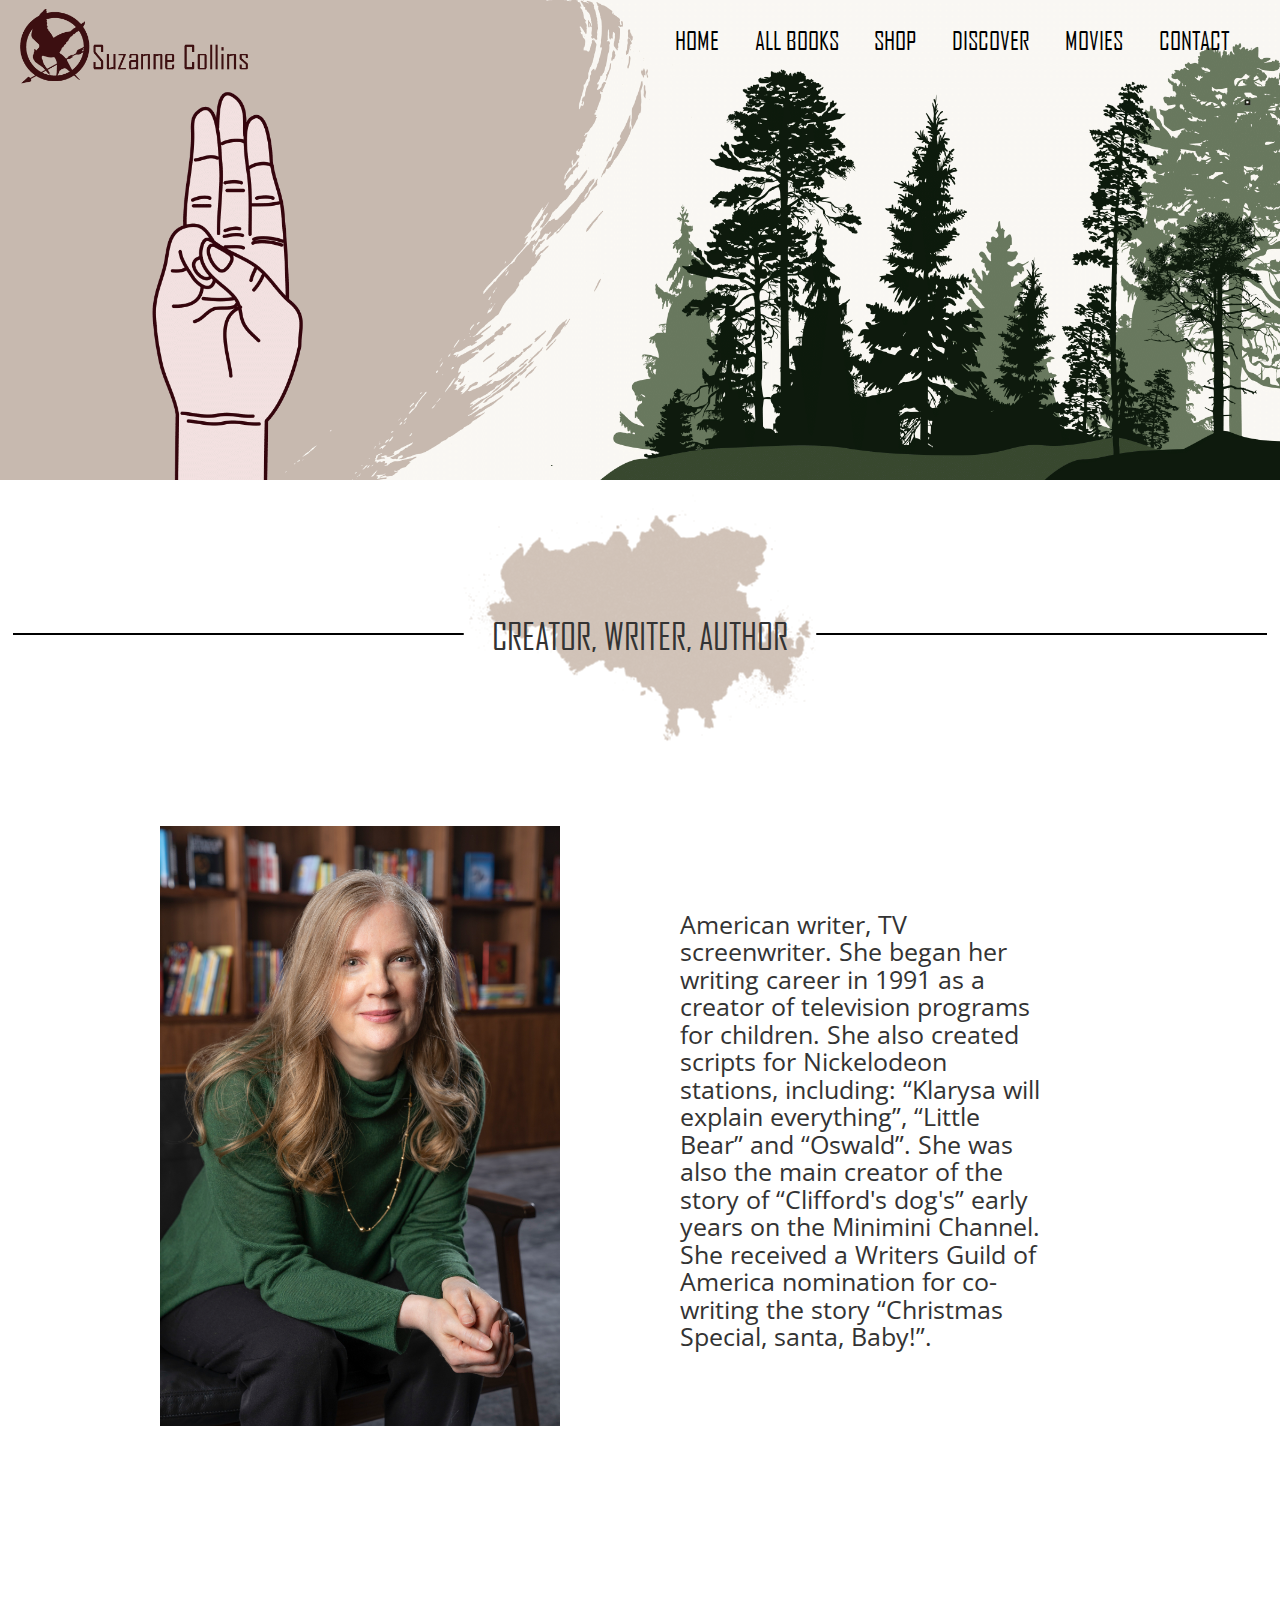
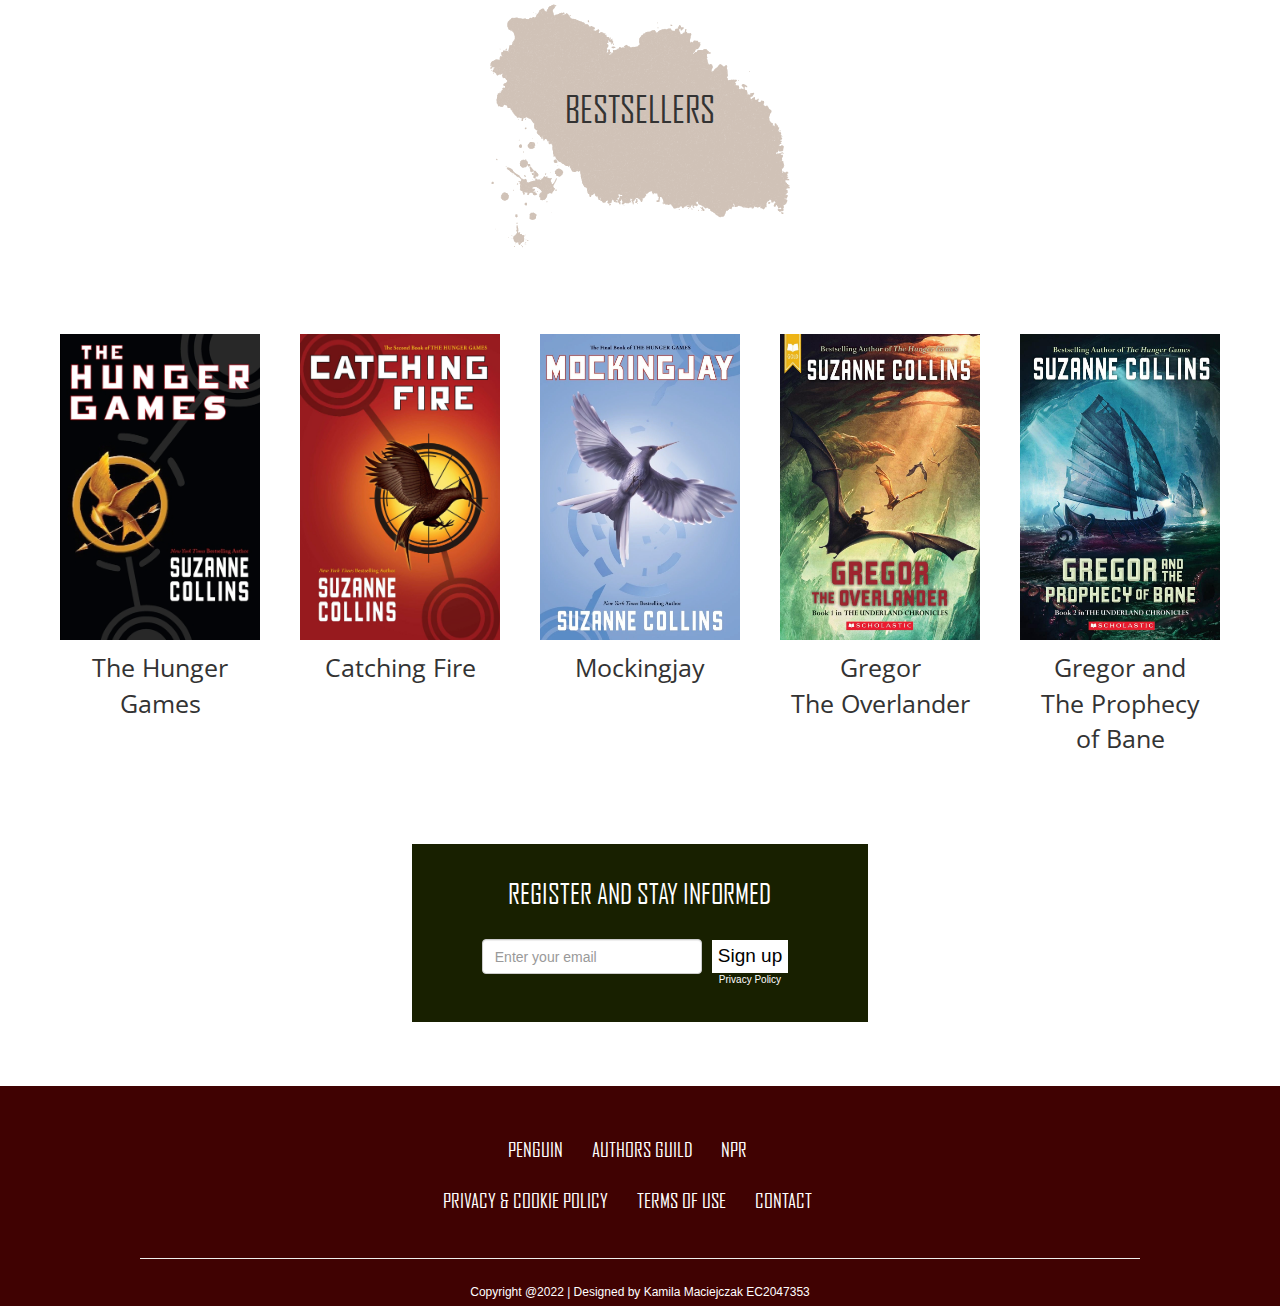
<file: index.html>
<!DOCTYPE html>
<html lang="en">
<head>
  <meta charset="UTF-8">
  <meta http-equiv="X-UA-Compatible" content="IE=edge">
  <meta name="author" content="Kamila Maciejczak EC2047353">
  <meta name="viewport" content="width=device-width, initial-scale=1.0">
  <title>Suzanne Collins</title>
  <link rel="stylesheet" href="style.css">
  <link rel="stylesheet" href="https://cdnjs.cloudflare.com/ajax/libs/font-awesome/4.7.0/css/font-awesome.min.css">
  <link href='https://maxcdn.bootstrapcdn.com/bootstrap/3.3.0/css/bootstrap.min.css' rel='stylesheet'>
  <script src="https://ajax.googleapis.com/ajax/libs/jquery/3.3.1/jquery.min.js"></script>
  <script src='https://cdnjs.cloudflare.com/ajax/libs/jquery/3.2.1/jquery.min.js'></script>
  <script src='https://cdn.jsdelivr.net/npm/popper.js@1.16.0/dist/umd/popper.min.js'></script>
  <script src='https://maxcdn.bootstrapcdn.com/bootstrap/3.3.0/js/bootstrap.min.js'></script>
</head>
<body>

  <header>
    <div id="navbar" class='my-navbar'>
      <div class='my-navbar-logo'>
        <a href="index.html" class="navbar-logo">
          <img id="logo" src="images/Logo.png" width="280" alt="Suzanne Collins">
        </a>
        <a class="burger" href="javascript:void(0);" onclick='toggleNav()'><i class="fa fa-bars"></i></a>
      </div>
      <div class='my-navbar-buttons'>
        <ul class='my-navbar-buttons-ul' id='my-navbar-buttons-ul'>
          <script> /* script allows to open dropdown menu in the screen size smaller than 920px, and while scroll down, dropdown menu you is toggles back up */
            const navbar = document.getElementById('my-navbar-buttons-ul');
            function toggleNav(){
              navbar.classList.toggle("active");
            }

            document.addEventListener("scroll", () => {
              navbar.classList.remove("active");
            })

          </script>
          <li>
            <a href="index.html">HOME</a>
          </li>
          <li>
            <a href="allbooks.html">ALL BOOKS</a>
          </li>
          <li class="nav-item dropdown">
            <a class="nav-link dropdown-toggle" href="#" id="navbarDropdown1" role="button" data-toggle="dropdown" aria-haspopup="true" aria-expanded="false">SHOP</a>
            <div class="dropdown-menu" aria-labelledby="navbarDropdown1">
              <a class="dropdown-item" target="_blank" href="https://www.booksamillion.com/search?filter=&id=8491904148913&query=Suzanne+Collins">BOOK-A-MILLION</a>
              <a class="dropdown-item" target="_blank" href="https://www.amazon.com/s?k=suzanne+collins&i=stripbooks-intl-ship&crid=2FN7IANCDQBPL&sprefix=suzanne+collins%2Cstripbooks-intl-ship%2C224&ref=nb_sb_ss_ts-doa-p_1_15">AMAZON</a>
              <a class="dropdown-item" target="_blank" href="https://www.scholastic.co.uk/search/search?utf8=%E2%9C%93&search%5Bsite%5D=corporate&search%5Bquery%5D=suzanne+collins&search%5Bregion%5D=uk&log=t">SCHOLASTIC</a>
              <a class="dropdown-item" target="_blank" href="https://www.penguinrandomhouseaudio.com/search/?q=suzanne+collins">LISTENING LIBRARY</a>
              <a class="dropdown-item" target="_blank" href="https://www.indiebound.org/search/book?keys=suzanne+collins">INDIE BOUND</a>
            </div>  
          </li>
          <li class="nav-item dropdown">
            <a class="nav-link dropdown-toggle" href="#" id="navbarDropdown2" role="button" data-toggle="dropdown" aria-haspopup="true" aria-expanded="false">DISCOVER</a>
            <div class="dropdown-menu" aria-labelledby="navbarDropdown2">
              <a class="dropdown-item" href="discover.html#SUZANNECOLLINS">SUZANNE COLLINS</a>
              <a class="dropdown-item" href="discover.html#THEHUNGERGAMES">THE HUNGER GAMES</a>
              <a class="dropdown-item" href="discover.html#THEUNDERLANDCHRONICLES">THE UNDERLAND CHRONICLES</a>
            </div>
          </li>
          <li>
            <a href="movies.html">MOVIES</a>
          </li>
          <li>
            <a href="contact.html">CONTACT</a>
          </li>
        </ul>
      </div>
    </div>
    <div class="main-picture">
      <img class="img-responsive" id="back-picture" src="images/MainPicture2.png" alt="Header Picture">
    </div>
  </header>

  <div class="home-content">
    <div class="header-author">
      <div class="splatter-text1">
        <img src="images/Splatter1.png" alt="Splatter1" class='splatter-image'>
        <h1 class="title1">CREATOR, WRITER, AUTHOR</h1>
        <hr class='break-line'>
      </div>
    </div>
  </div>

  <div class="main-author-container">
    <div class='main-author'>
      <div class="author-photo"> 
        <img src="images/Profile.jpg" alt="Suzanne Collins Photograph">
      </div>
      <div class="author-desc">
        <h2>American writer, TV screenwriter. She began 
          her writing career in 1991 as a creator of television 
          programs for children. She also created scripts for 
          Nickelodeon stations, including: “Klarysa will 
          explain everything”, “Little Bear” and “Oswald”. She 
          was also the main creator of the story of “Clifford's 
          dog's” early years on the Minimini Channel. She 
          received a Writers Guild of America nomination 
          for co-writing the story “Christmas Special, santa, 
          Baby!”.</h2>
      </div>
    </div>
  </div>

  <div class="splatter-text2"> 
    <img src="images/Splatter3.png" alt="Splatter2">
    <h1 class="title2">BESTSELLERS</h1>
  </div>

  <div class="books-select">
    <div class="book">
      <img src="images/TheHungerGames2.jpg" alt="The Hunger Games">
      <span class="caption">The Hunger<br>Games</span>
    </div>
    <div class="book">
      <img src="images/CatchingFire.jpg" alt="Catching Fire">
      <span class="caption">Catching Fire</span>
    </div>
    <div class="book">
      <img src="images/Mockingjay.jpg" alt="Mockingjay">
      <span class="caption">Mockingjay</span>
    </div>
    <div class="book">
      <img src="images/GregorTheOverlander.jpg" alt="Gregor The Overlander">
      <span class="caption">Gregor<br>The Overlander</span>
    </div>
    <div class="book">
      <img src="images/GregorProphecyofBane.jpg" alt="Gregor and The Prophecy of Bane">
      <span class="caption">Gregor and<br>The Prophecy<br>of Bane</span>
    </div>
  </div>

  <div class="newsletter">
    <div class="register">
      <div class="reg-title"><h3>REGISTER AND STAY INFORMED</h3></div>
      <form id="newsletter-form" class="newsletter-frm" name="signup" method="POST" data-netlify="true">
        <div class="group-form">
          <div class="news-form">
            <label for="email" aria-label="Email" class="visuallyhidden" >Email</label>
              <input name="email" title="Provide email for newsletter" type="text" value="" class="form-control form-control-lg" placeholder="Enter your email" id="email">
          </div>
          <div class="policy-button">
            <button type="submit">Sign up</button>
            <a class="policy" target="blank" href="https://www.privacypolicygenerator.info/live.php?token=9iriLsSddzYQo9Kr7aWpAJOGqQGmtf3W">Privacy Policy</a>
          </div>
        </div>
      </form>
    </div>
  </div>

  <footer>
    <div class="footer">
      <div class="support-links">
        <div class="links">
          <a target="blank" href="https://www.penguin.com/">PENGUIN</a>
          <a target="blank" href="https://www.authorsguild.org/">AUTHORS GUILD</a>
          <a target="blank" href="https://www.npr.org/2020/05/19/858059553/the-ballad-of-songbirds-and-snakes-is-a-lackluster-prequel-to-the-hunger-games">NPR</a>
        </div>
      </div>
      <div class="legal-links">
        <div class="links">
          <a target="blank" href="https://www.privacypolicygenerator.info/live.php?token=9iriLsSddzYQo9Kr7aWpAJOGqQGmtf3W">PRIVACY & COOKIE POLICY</a>
          <a target="blank" href="https://www.termsandconditionsgenerator.com/live.php?token=mxzLtYnW6wZmAhceKQeQLOtnihBbTjW3">TERMS OF USE</a>
          <a href="contact.html">CONTACT</a>
        </div>
      </div>
      <hr class="break-line2">
      <div class="copyright">
        <p class="text-center">Copyright @2022 | Designed by Kamila Maciejczak EC2047353</p>
      </div>
    </div>
  </footer>
  
</body>
</html>
</file>
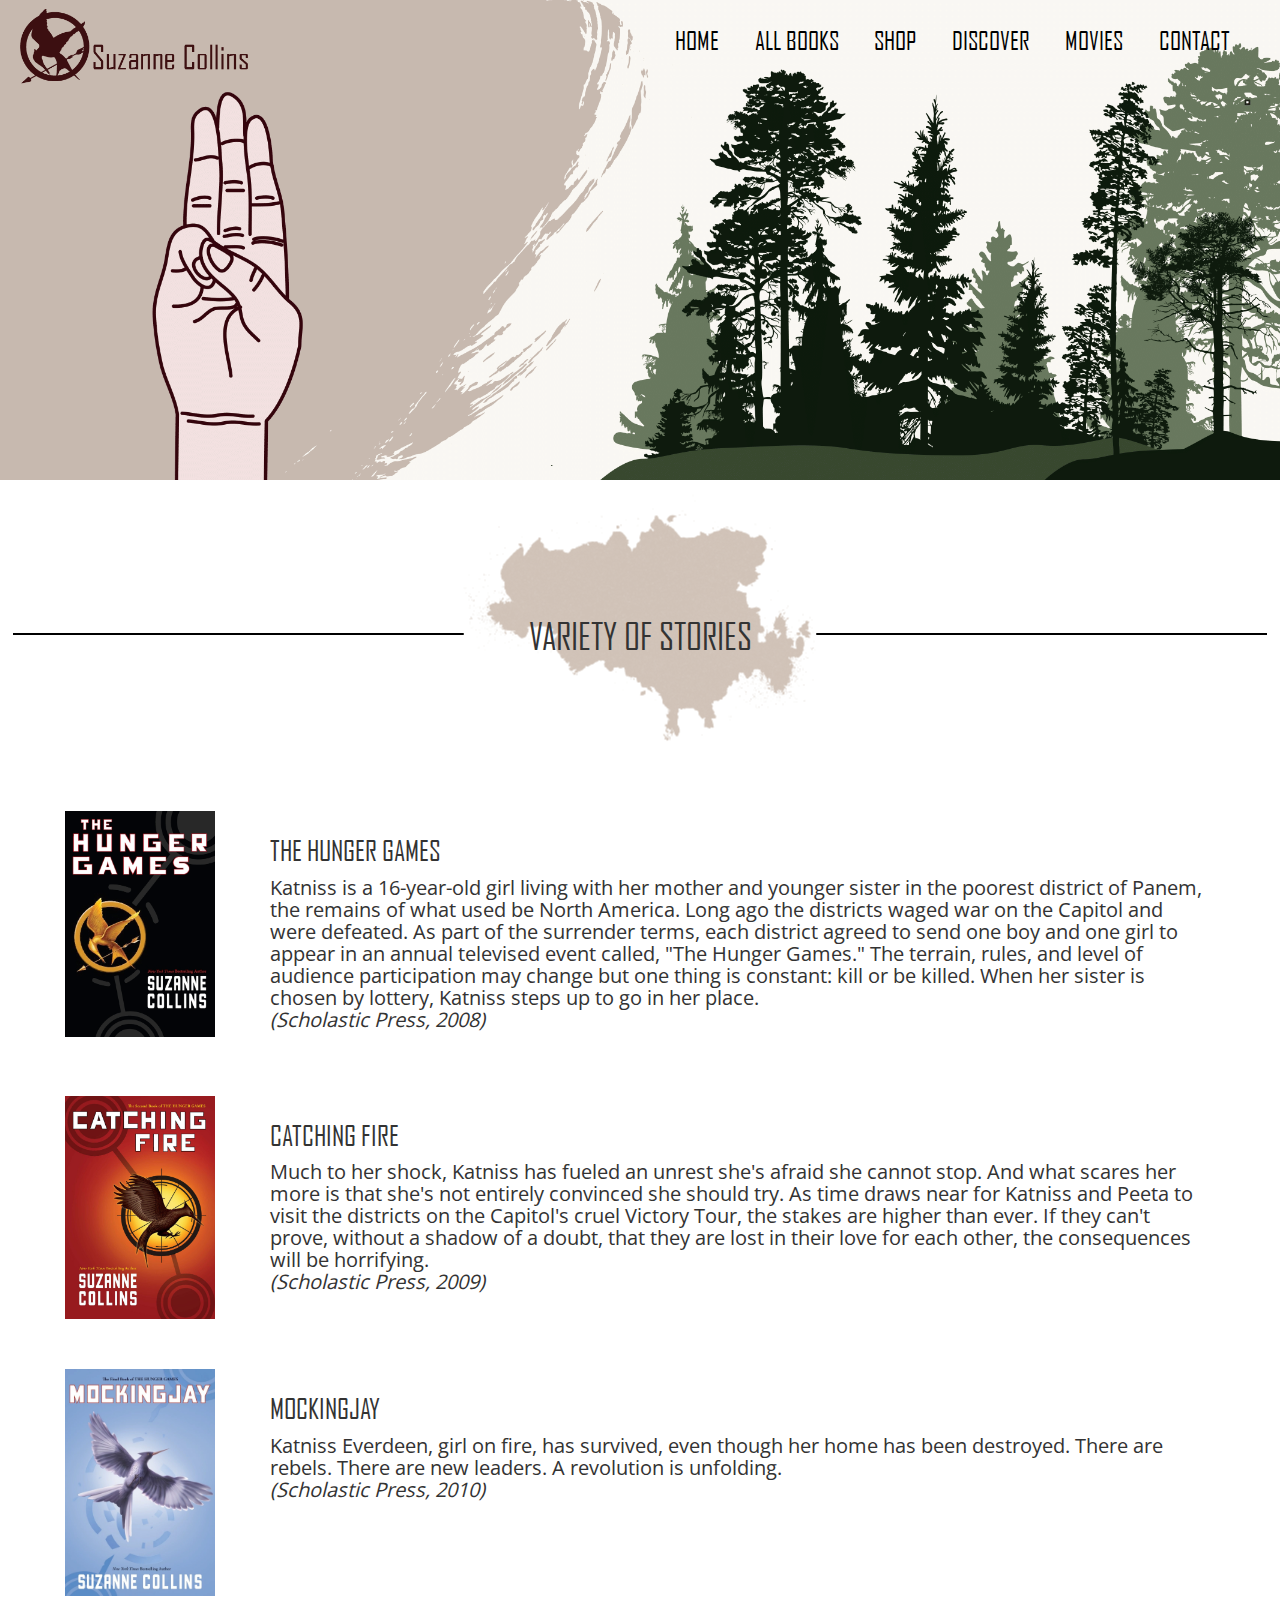
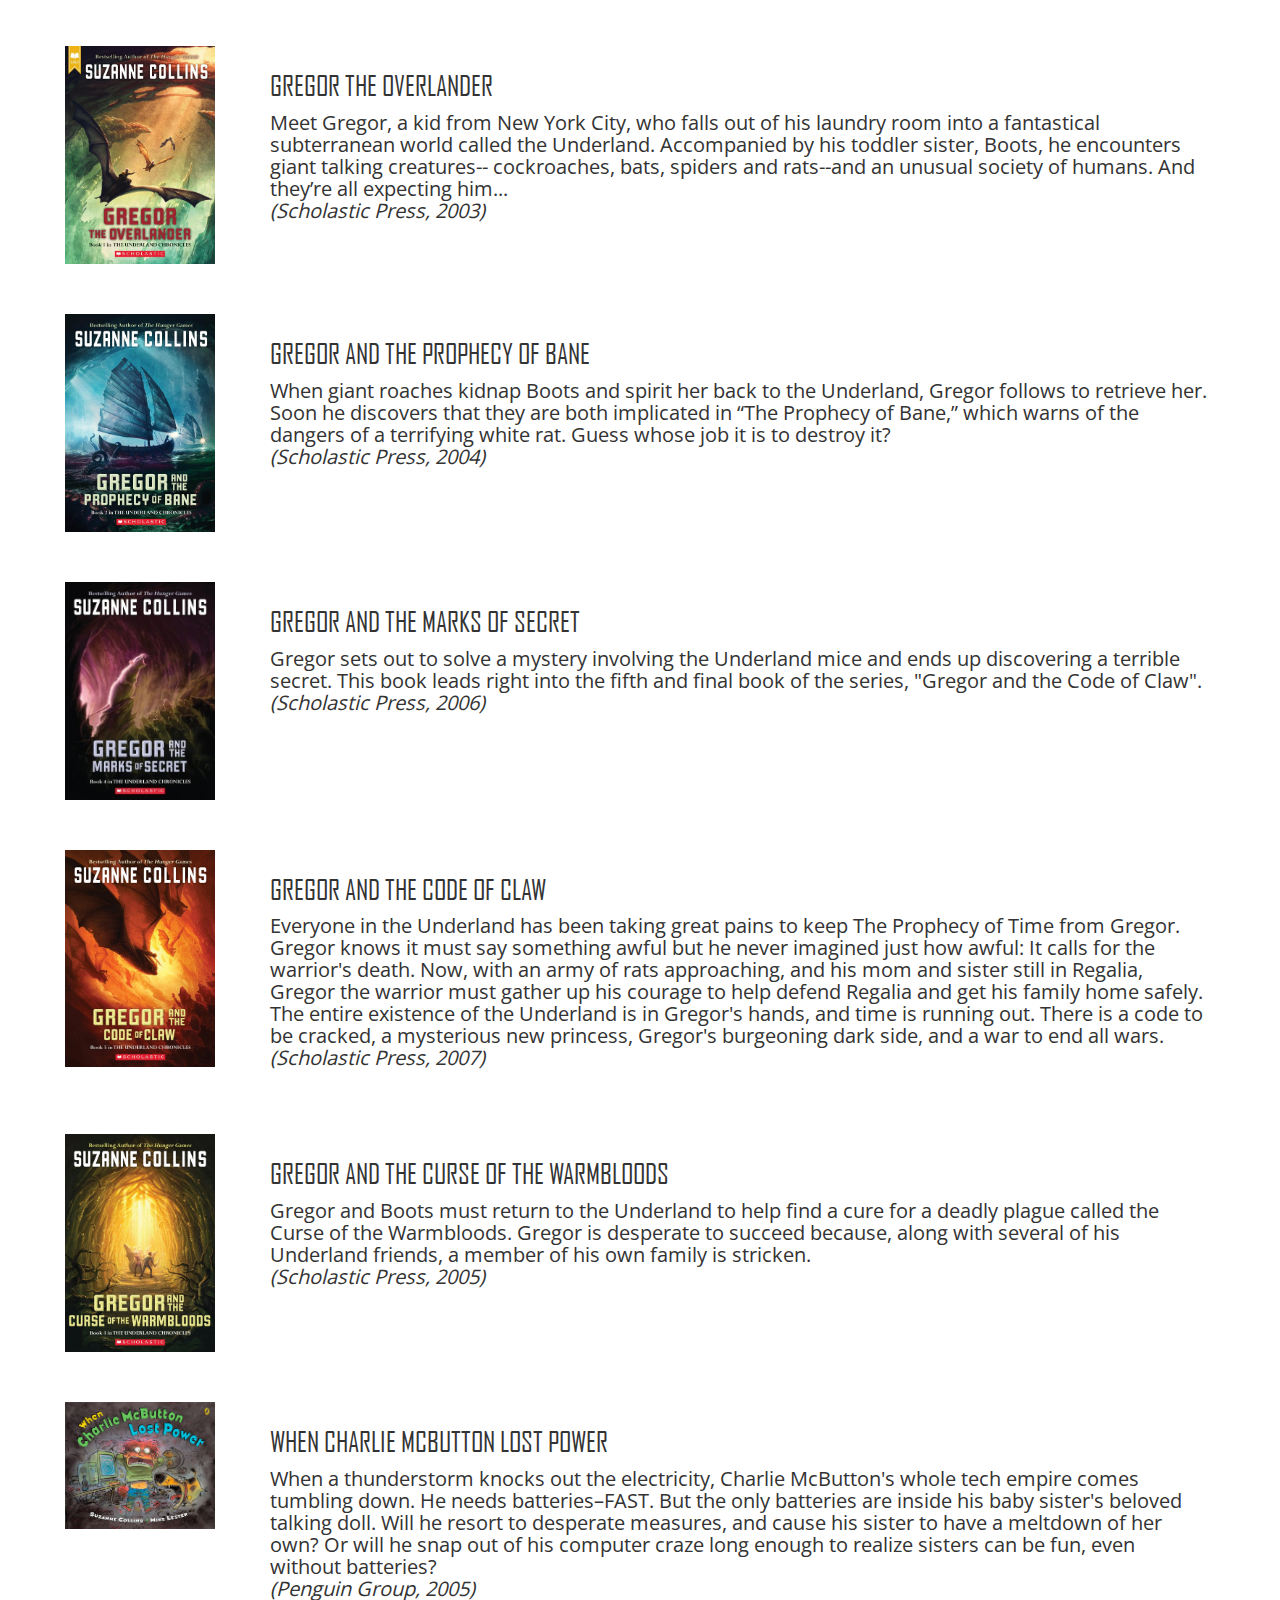
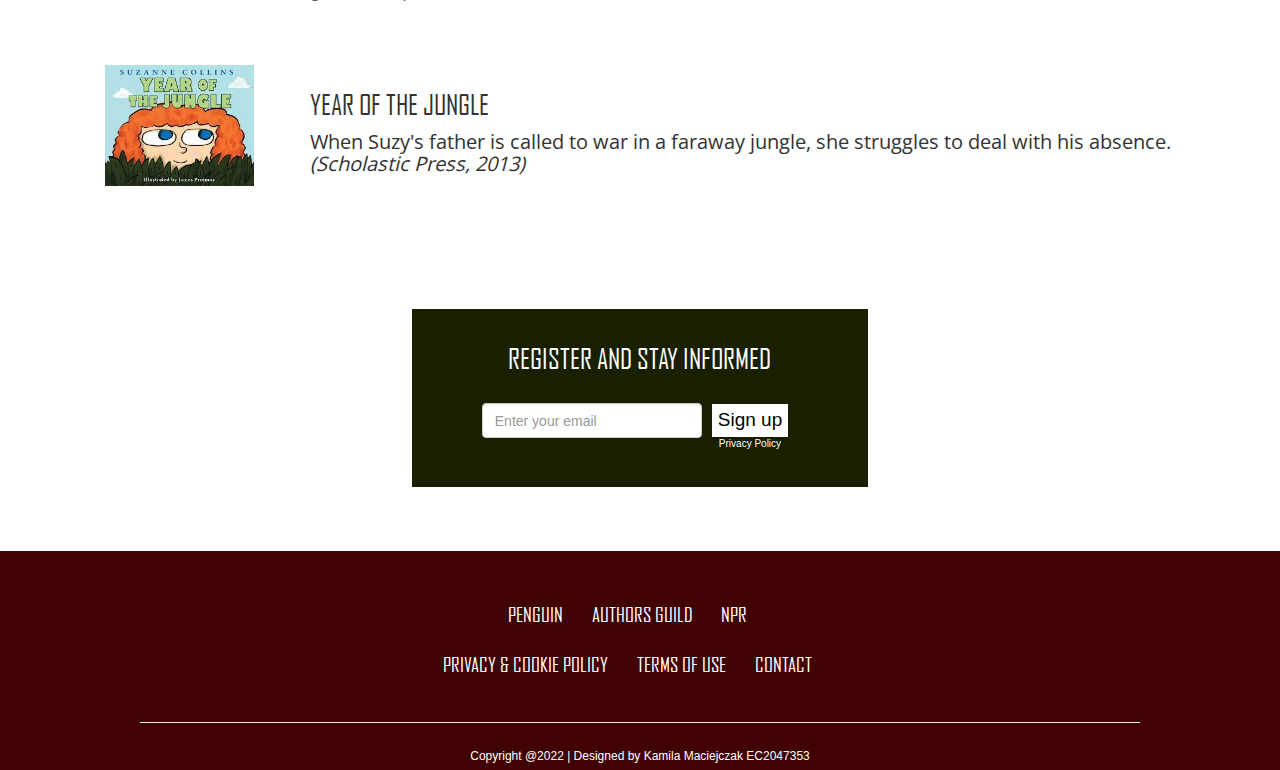
<file: allbooks.html>
<!DOCTYPE html>
<html lang="en">
<head>
  <meta charset="UTF-8">
  <meta http-equiv="X-UA-Compatible" content="IE=edge">
  <meta name="author" content="Kamila Maciejczak EC2047353">
  <meta name="viewport" content="width=device-width, initial-scale=1.0">
  <title>Suzanne Collins</title>
  <link rel="stylesheet" href="style.css">
  <link rel="stylesheet" href="https://cdnjs.cloudflare.com/ajax/libs/font-awesome/4.7.0/css/font-awesome.min.css">
  <link href='https://maxcdn.bootstrapcdn.com/bootstrap/3.3.0/css/bootstrap.min.css' rel='stylesheet'>
  <script src="https://ajax.googleapis.com/ajax/libs/jquery/3.3.1/jquery.min.js"></script>
  <script src='https://cdnjs.cloudflare.com/ajax/libs/jquery/3.2.1/jquery.min.js'></script>
  <script src='https://cdn.jsdelivr.net/npm/popper.js@1.16.0/dist/umd/popper.min.js'></script>
  <script src='https://maxcdn.bootstrapcdn.com/bootstrap/3.3.0/js/bootstrap.min.js'></script>
</head>
<body>

  <header>
    <div id="navbar" class='my-navbar'>
      <div class='my-navbar-logo'>
        <a href="index.html" class="navbar-logo">
          <img id="logo" src="images/Logo.png" width="280" alt="Suzanne Collins">
        </a>
        <a class="burger" href="javascript:void(0);" onclick='toggleNav()'><i class="fa fa-bars"></i></a>
      </div>
      <div class='my-navbar-buttons'>
        <ul class='my-navbar-buttons-ul' id='my-navbar-buttons-ul'>
          <script> /* script allows to open dropdown menu in the screen size smaller than 920px, and while scroll down, dropdown menu you is toggles back up */
            const navbar = document.getElementById('my-navbar-buttons-ul');
            function toggleNav(){
              navbar.classList.toggle("active");
            }

            document.addEventListener("scroll", () => {
              navbar.classList.remove("active");
            })

          </script>
          <li>
            <a href="index.html">HOME</a>
          </li>
          <li>
            <a href="allbooks.html">ALL BOOKS</a>
          </li>
          <li class="nav-item dropdown">
            <a class="nav-link dropdown-toggle" href="#" id="navbarDropdown1" role="button" data-toggle="dropdown" aria-haspopup="true" aria-expanded="false">SHOP</a>
            <div class="dropdown-menu" aria-labelledby="navbarDropdown1">
              <a class="dropdown-item" target="_blank" href="https://www.booksamillion.com/search?filter=&id=8491904148913&query=Suzanne+Collins">BOOK-A-MILLION</a>
              <a class="dropdown-item" target="_blank" href="https://www.amazon.com/s?k=suzanne+collins&i=stripbooks-intl-ship&crid=2FN7IANCDQBPL&sprefix=suzanne+collins%2Cstripbooks-intl-ship%2C224&ref=nb_sb_ss_ts-doa-p_1_15">AMAZON</a>
              <a class="dropdown-item" target="_blank" href="https://www.scholastic.co.uk/search/search?utf8=%E2%9C%93&search%5Bsite%5D=corporate&search%5Bquery%5D=suzanne+collins&search%5Bregion%5D=uk&log=t">SCHOLASTIC</a>
              <a class="dropdown-item" target="_blank" href="https://www.penguinrandomhouseaudio.com/search/?q=suzanne+collins">LISTENING LIBRARY</a>
              <a class="dropdown-item" target="_blank" href="https://www.indiebound.org/search/book?keys=suzanne+collins">INDIE BOUND</a>
            </div>  
          </li>
          <li class="nav-item dropdown">
            <a class="nav-link dropdown-toggle" href="#" id="navbarDropdown2" role="button" data-toggle="dropdown" aria-haspopup="true" aria-expanded="false">DISCOVER</a>
            <div class="dropdown-menu" aria-labelledby="navbarDropdown2">
              <a class="dropdown-item" href="discover.html#SUZANNECOLLINS">SUZANNE COLLINS</a>
              <a class="dropdown-item" href="discover.html#THEHUNGERGAMES">THE HUNGER GAMES</a>
              <a class="dropdown-item" href="discover.html#THEUNDERLANDCHRONICLES">THE UNDERLAND CHRONICLES</a>
            </div>
          </li>
          <li>
            <a href="movies.html">MOVIES</a>
          </li>
          <li>
            <a href="contact.html">CONTACT</a>
          </li>
        </ul>
      </div>
    </div>
    <div class="main-picture">
      <img class="img-responsive" id="back-picture" src="images/MainPicture2.png" alt="Header Picture">
    </div>
  </header>

  <div class="home-content">
    <div class="header-author">
      <div class="splatter-text1">
        <img src="images/Splatter1.png" alt="Splatter1" class='splatter-image'>
        <h1 class="title1">VARIETY OF STORIES</h1>
        <hr class='break-line'>
      </div>
    </div>
  </div>

  <div class="book-container">
    <div class="snd-book-container">
      <div class="book-variety">
          <div class="book-photo">
            <img src="images/TheHungerGames2.jpg" alt="The Hunger Games">
          </div>
          <div class="book-set">
            <div class="book-title">
              <h3>THE HUNGER GAMES</h3>
            </div>
            <div class="book-desc">
              <h4>Katniss is a 16-year-old girl living with her mother and younger 
                sister in the poorest district of Panem, the remains of what used 
                be North America. Long ago the districts waged war on the Capitol 
                and were defeated. As part of the surrender terms, each district 
                agreed to send one boy and one girl to appear in an annual televised 
                event called, "The Hunger Games." The terrain, rules, and level of 
                audience participation may change but one thing is constant: kill or 
                be killed. When her sister is chosen by lottery, Katniss steps up to 
                go in her place.<br><em>(Scholastic Press, 2008)</em></h4>
            </div>
          </div>
      </div>
      <div class="book-variety">
          <div class="book-photo">
            <img src="images/CatchingFire.jpg" alt="Catching Fire">
          </div>
          <div class="book-set">
            <div class="book-title">
              <h3>CATCHING FIRE</h3>
            </div>
            <div class="book-desc">
              <h4>Much to her shock, Katniss has fueled an unrest she's afraid she cannot 
                stop. And what scares her more is that she's not entirely convinced she 
                should try. As time draws near for Katniss and Peeta to visit the districts 
                on the Capitol's cruel Victory Tour, the stakes are higher than ever. If 
                they can't prove, without a shadow of a doubt, that they are lost in their 
                love for each other, the consequences will be horrifying.<br><em>(Scholastic Press, 
                2009)</em></h4>
            </div>
          </div>
      </div>
      <div class="book-variety">
          <div class="book-photo">
              <img src="images/Mockingjay.jpg" alt="Mockingjay">
          </div>
          <div class="book-set">
            <div class="book-title">
              <h3>MOCKINGJAY</h3>
            </div>
            <div class="book-desc">
              <h4>Katniss Everdeen, girl on fire, has survived, even though her home has been 
                destroyed. There are rebels. There are new leaders. A revolution is unfolding.
                <br><em>(Scholastic Press, 2010)</em></h4>
            </div>
          </div>
      </div>
      <div class="book-variety">
          <div class="book-photo">
              <img src="images/GregorTheOverlander.jpg" alt="Gregor The Overlander">
          </div>
          <div class="book-set">
            <div class="book-title">
              <h3>GREGOR THE OVERLANDER</h3>
            </div>
            <div class="book-desc">
              <h4>Meet Gregor, a kid from New York City, who falls out of his laundry room into 
                a fantastical subterranean world called the Underland. Accompanied by his toddler 
                sister, Boots, he encounters giant talking creatures-- cockroaches, bats, spiders 
                and rats--and an unusual society of humans. And they’re all expecting him...<br><em>(Scholastic 
                Press, 2003)</em></h4>
            </div>
          </div>
      </div>
      <div class="book-variety">
          <div class="book-photo">
              <img src="images/GregorProphecyofBane.jpg" alt="Gregor and the Prophecy of Bane">
          </div>
          <div class="book-set">
            <div class="book-title">
              <h3>GREGOR AND THE PROPHECY OF BANE</h3>
            </div>
            <div class="book-desc">
              <h4>When giant roaches kidnap Boots and spirit her back to the Underland, Gregor 
                follows to retrieve her. Soon he discovers that they are both implicated in “The 
                Prophecy of Bane,” which warns of the dangers of a terrifying white rat. Guess 
                whose job it is to destroy it?<br><em>(Scholastic Press, 2004)</em></h4>
            </div>
          </div>
      </div>
      <div class="book-variety">
          <div class="book-photo">
              <img src="images/GregorMarksofSecret.jpg" alt="Gregor and The Marks of Secret">
          </div>
          <div class="book-set">
            <div class="book-title">
              <h3>GREGOR AND THE MARKS OF SECRET</h3>
            </div>
            <div class="book-desc">
              <h4>Gregor sets out to solve a mystery involving the Underland mice and ends up 
                discovering a terrible secret. This book leads right into the fifth and final 
                book of the series, "Gregor and the Code of Claw".<br><em>(Scholastic Press, 2006)</em></h4>
            </div>
          </div>
      </div>
      <div class="book-variety">
          <div class="book-photo">
              <img src="images/GregorCodeofClaw.jpg" alt="Gregor and the Code of Claw">
          </div>
          <div class="book-set">
            <div class="book-title">
              <h3>GREGOR AND THE CODE OF CLAW</h3>
            </div>
            <div class="book-desc">
              <h4>Everyone in the Underland has been taking great pains to keep The Prophecy 
                of Time from Gregor. Gregor knows it must say something awful but he never imagined 
                just how awful: It calls for the warrior's death. Now, with an army of rats 
                approaching, and his mom and sister still in Regalia, Gregor the warrior must gather 
                up his courage to help defend Regalia and get his family home safely. The entire 
                existence of the Underland is in Gregor's hands, and time is running out. There is a 
                code to be cracked, a mysterious new princess, Gregor's burgeoning dark side, and a 
                war to end all wars.<br><em>(Scholastic Press, 2007)</em></h4>
            </div>
          </div>
      </div>
      <div class="book-variety">
          <div class="book-photo">
              <img src="images/GregorCurseofWarmbloods.jpg" alt="Gregor and the Curse of The warmbloods">
          </div>
          <div class="book-set">
            <div class="book-title">
              <h3>GREGOR AND THE CURSE OF THE WARMBLOODS</h3>
            </div>
            <div class="book-desc">
              <h4>Gregor and Boots must return to the Underland to help find a cure for a deadly 
                plague called the Curse of the Warmbloods. Gregor is desperate to succeed because, 
                along with several of his Underland friends, a member of his own family is stricken. 
                <br><em>(Scholastic Press, 2005)</em></h4>
            </div>
          </div>
      </div>
      <div class="book-variety">
          <div class="book-photo">
              <img src="images/CharlieMcButton.jpg" alt="When Charlie McButton lost power">
          </div>
          <div class="book-set">
            <div class="book-title">
              <h3>WHEN CHARLIE MCBUTTON LOST POWER</h3>
            </div>
            <div class="book-desc">
              <h4>When a thunderstorm knocks out the electricity, Charlie McButton's whole tech empire 
                comes tumbling down. He needs batteries–FAST. But the only batteries are inside his baby 
                sister's beloved talking doll. Will he resort to desperate measures, and cause his sister 
                to have a meltdown of her own? Or will he snap out of his computer craze long enough to 
                realize sisters can be fun, even without batteries?<br><em>(Penguin Group, 2005)</em></h4>
            </div>
          </div>
      </div>
      <div class="book-variety">
          <div class="book-photo">
              <img src="images/YearoftheJungle.jpg" alt="Year of the Jungle">
          </div>
          <div class="book-set">
            <div class="book-title">
              <h3>YEAR OF THE JUNGLE</h3>
            </div>
            <div class="book-desc">
              <h4>When Suzy's father is called to war in a faraway jungle, she struggles to deal with his 
                absence.<br><em>(Scholastic Press, 2013)</em></h4>
            </div>
          </div>
      </div>
    </div>
  </div>

  <div class="newsletter">
    <div class="register">
      <div class="reg-title">
        <h3>REGISTER AND STAY INFORMED</h3>
      </div>
      <form id="newsletter-form" class="newsletter-frm" name="signup" method="POST" data-netlify="true">
        <div class="group-form">
          <div class="news-form">
            <label for="email" aria-label="Email" class="visuallyhidden" >Email</label>
              <input name="email" title="Provide email for newsletter" type="text" value="" class="form-control form-control-lg" placeholder="Enter your email" id="email">
          </div>
          <div class="policy-button">
            <button type="submit">Sign up</button>
            <a class="policy" target="blank" href="https://www.privacypolicygenerator.info/live.php?token=9iriLsSddzYQo9Kr7aWpAJOGqQGmtf3W">Privacy Policy</a>
          </div>
        </div>
      </form>
    </div>
  </div>

  <footer>
    <div class="footer">
      <div class="support-links">
        <div class="links">
          <a target="blank" href="https://www.penguin.com/">PENGUIN</a>
          <a target="blank" href="https://www.authorsguild.org/">AUTHORS GUILD</a>
          <a target="blank" href="https://www.npr.org/2020/05/19/858059553/the-ballad-of-songbirds-and-snakes-is-a-lackluster-prequel-to-the-hunger-games">NPR</a>
        </div>
      </div>
      <div class="legal-links">
        <div class="links">
          <a target="blank" href="https://www.privacypolicygenerator.info/live.php?token=9iriLsSddzYQo9Kr7aWpAJOGqQGmtf3W">PRIVACY & COOKIE POLICY</a>
          <a target="blank" href="https://www.termsandconditionsgenerator.com/live.php?token=mxzLtYnW6wZmAhceKQeQLOtnihBbTjW3">TERMS OF USE</a>
          <a href="contact.html">CONTACT</a>
        </div>
      </div>
      <hr class="break-line2">
      <div class="copyright">
        <p class="text-center">Copyright @2022 | Designed by Kamila Maciejczak EC2047353</p>
      </div>
    </div>
  </footer>
  
</body>
</html>
</file>
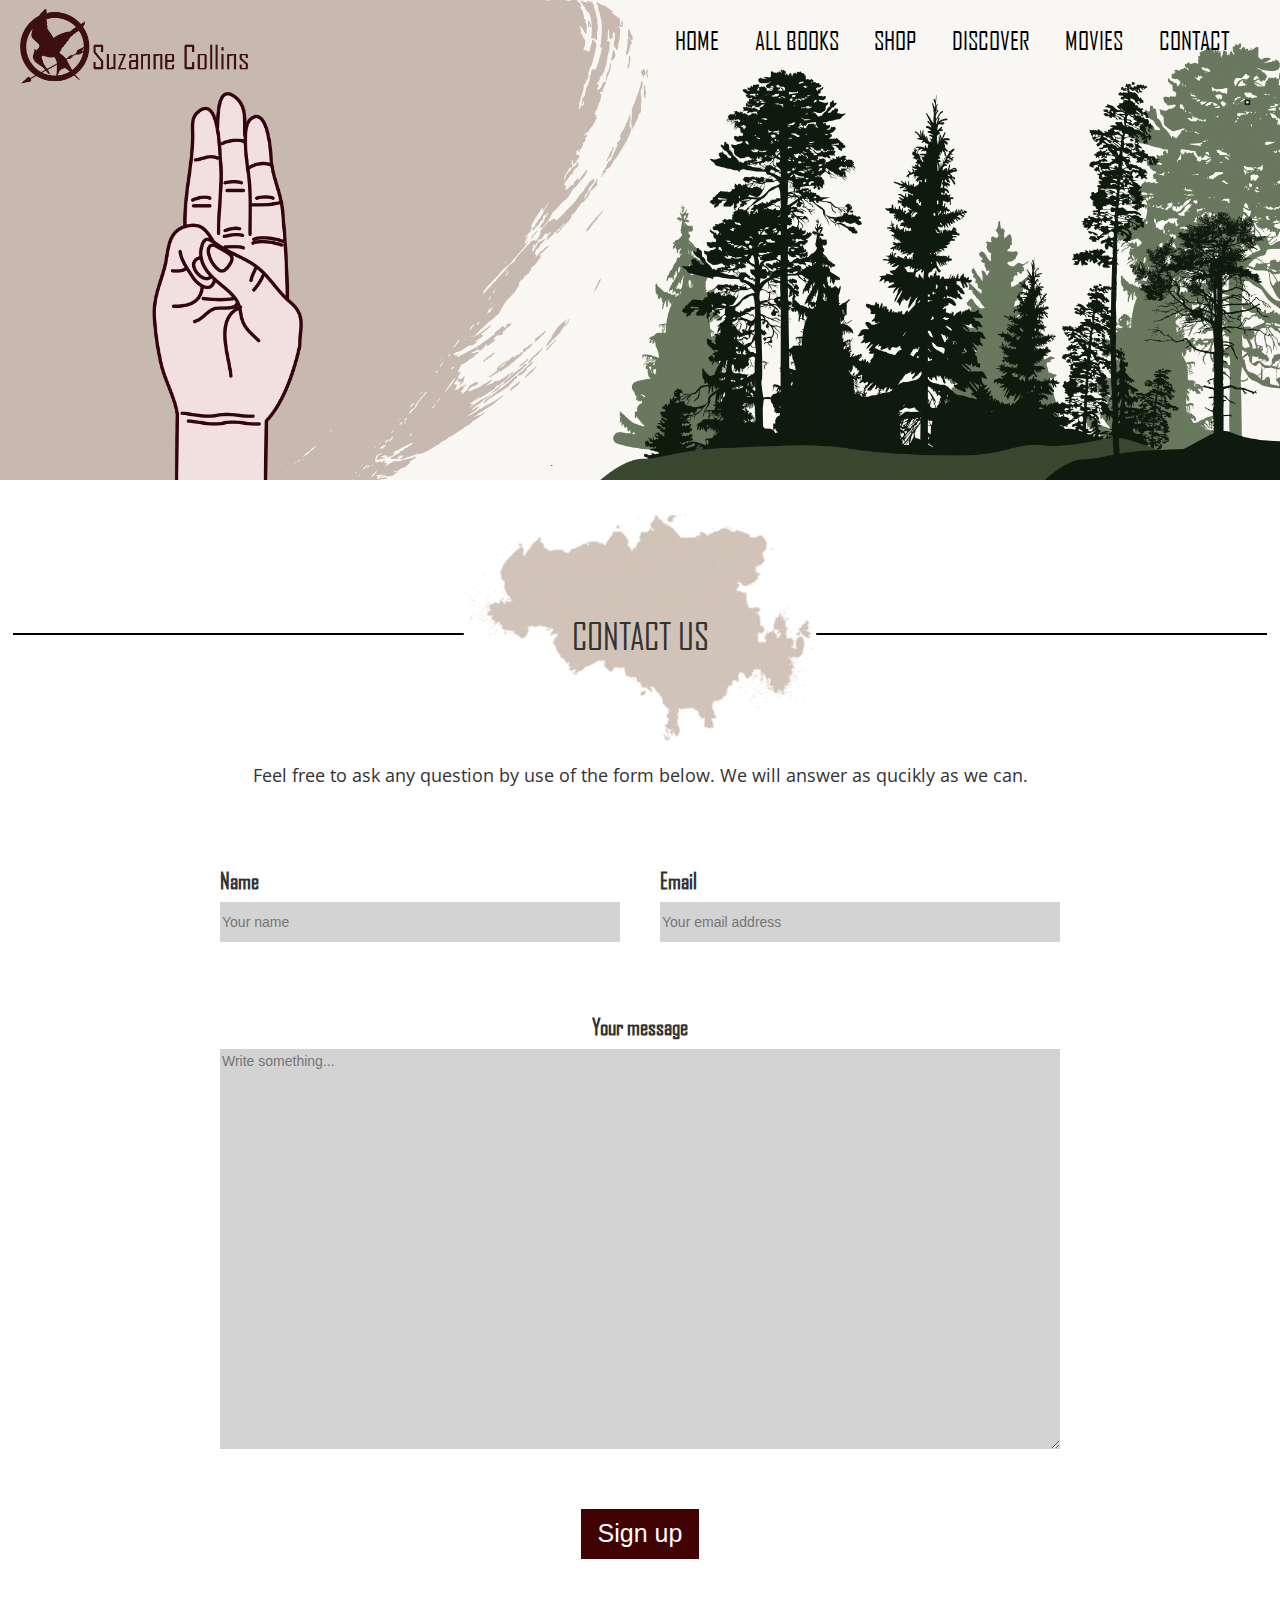
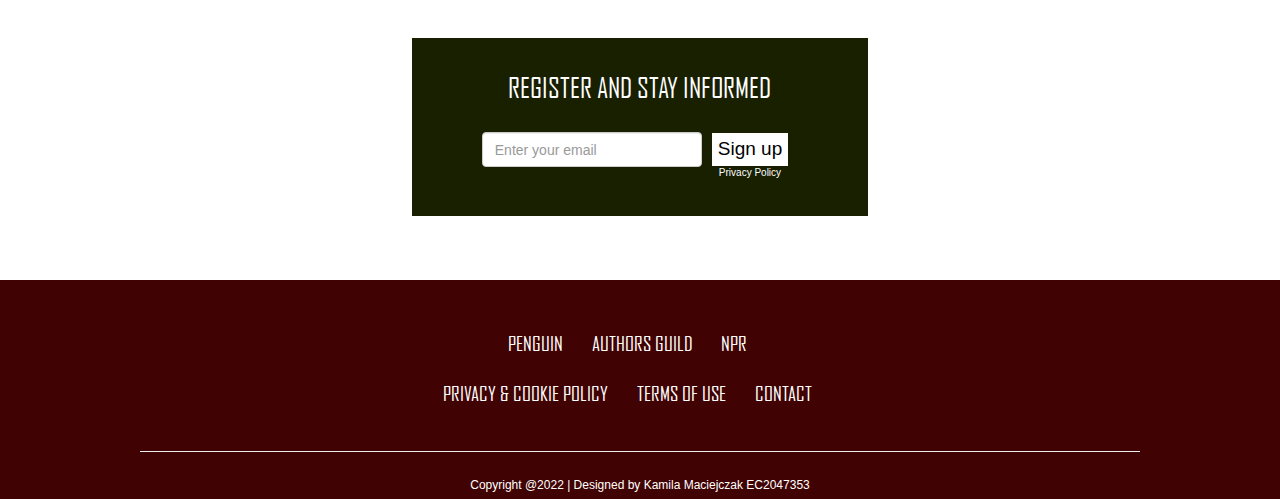
<file: contact.html>
<!DOCTYPE html>
<html lang="en">
<head>
  <meta charset="UTF-8">
  <meta http-equiv="X-UA-Compatible" content="IE=edge">
  <meta name="author" content="Kamila Maciejczak EC2047353">
  <meta name="viewport" content="width=device-width, initial-scale=1.0">
  <title>Suzanne Collins</title>
  <link rel="stylesheet" href="style.css">
  <link rel="stylesheet" href="https://cdnjs.cloudflare.com/ajax/libs/font-awesome/4.7.0/css/font-awesome.min.css">
  <link href='https://maxcdn.bootstrapcdn.com/bootstrap/3.3.0/css/bootstrap.min.css' rel='stylesheet'>
  <script src="https://ajax.googleapis.com/ajax/libs/jquery/3.3.1/jquery.min.js"></script>
  <script src='https://cdnjs.cloudflare.com/ajax/libs/jquery/3.2.1/jquery.min.js'></script>
  <script src='https://cdn.jsdelivr.net/npm/popper.js@1.16.0/dist/umd/popper.min.js'></script>
  <script src='https://maxcdn.bootstrapcdn.com/bootstrap/3.3.0/js/bootstrap.min.js'></script>
</head>
<body>

  <header>
    <div id="navbar" class='my-navbar'>
      <div class='my-navbar-logo'>
        <a href="index.html" class="navbar-logo">
          <img id="logo" src="images/Logo.png" width="280" alt="Suzanne Collins">
        </a>
        <a class="burger" href="javascript:void(0);" onclick='toggleNav()'><i class="fa fa-bars"></i></a>
      </div>
      <div class='my-navbar-buttons'>
        <ul class='my-navbar-buttons-ul' id='my-navbar-buttons-ul'>
          <script> /* script allows to open dropdown menu in the screen size smaller than 920px, and while scroll down, dropdown menu you is toggles back up */
            const navbar = document.getElementById('my-navbar-buttons-ul');
            function toggleNav(){
              navbar.classList.toggle("active");
            }

            document.addEventListener("scroll", () => {
              navbar.classList.remove("active");
            })

          </script>
          <li>
            <a href="index.html">HOME</a>
          </li>
          <li>
            <a href="allbooks.html">ALL BOOKS</a>
          </li>
          <li class="nav-item dropdown">
            <a class="nav-link dropdown-toggle" href="#" id="navbarDropdown1" role="button" data-toggle="dropdown" aria-haspopup="true" aria-expanded="false">SHOP</a>
            <div class="dropdown-menu" aria-labelledby="navbarDropdown1">
              <a class="dropdown-item" target="_blank" href="https://www.booksamillion.com/search?filter=&id=8491904148913&query=Suzanne+Collins">BOOK-A-MILLION</a>
              <a class="dropdown-item" target="_blank" href="https://www.amazon.com/s?k=suzanne+collins&i=stripbooks-intl-ship&crid=2FN7IANCDQBPL&sprefix=suzanne+collins%2Cstripbooks-intl-ship%2C224&ref=nb_sb_ss_ts-doa-p_1_15">AMAZON</a>
              <a class="dropdown-item" target="_blank" href="https://www.scholastic.co.uk/search/search?utf8=%E2%9C%93&search%5Bsite%5D=corporate&search%5Bquery%5D=suzanne+collins&search%5Bregion%5D=uk&log=t">SCHOLASTIC</a>
              <a class="dropdown-item" target="_blank" href="https://www.penguinrandomhouseaudio.com/search/?q=suzanne+collins">LISTENING LIBRARY</a>
              <a class="dropdown-item" target="_blank" href="https://www.indiebound.org/search/book?keys=suzanne+collins">INDIE BOUND</a>
            </div>  
          </li>
          <li class="nav-item dropdown">
            <a class="nav-link dropdown-toggle" href="#" id="navbarDropdown2" role="button" data-toggle="dropdown" aria-haspopup="true" aria-expanded="false">DISCOVER</a>
            <div class="dropdown-menu" aria-labelledby="navbarDropdown2">
              <a class="dropdown-item" href="discover.html#SUZANNECOLLINS">SUZANNE COLLINS</a>
              <a class="dropdown-item" href="discover.html#THEHUNGERGAMES">THE HUNGER GAMES</a>
              <a class="dropdown-item" href="discover.html#THEUNDERLANDCHRONICLES">THE UNDERLAND CHRONICLES</a>
            </div>
          </li>
          <li>
            <a href="movies.html">MOVIES</a>
          </li>
          <li>
            <a href="contact.html">CONTACT</a>
          </li>
        </ul>
      </div>
    </div>
    <div class="main-picture">
      <img class="img-responsive" id="back-picture" src="images/MainPicture2.png" alt="Header Picture">
    </div>
  </header>

  <div class="home-content">
    <div class="header-author">
      <div class="splatter-text1">
        <img src="images/Splatter1.png" alt="Splatter1" class='splatter-image'>
        <h1 class="title1">CONTACT US</h1>
        <hr class='break-line'>
      </div>
    </div>
  </div>

  <div class="contact-container">
        <div class="contact-form">
            <div class="form-title">
                <h5>Feel free to ask any question by use of the form below. We will answer as qucikly as we can.</h5>
            </div>
            <form id="contact-frm" class="form-group" name="contactus" method="POST" data-netlify="true">
              <div class="form-details">
                  <div class="form-name">
                      <div class="name-info">
                          <label for="username" title="Provide your name">Name</label>
                      </div>
                      <div class="clear-field-name">
                          <input id="username" type="text" name="username" placeholder="Your name">
                      </div>
                  </div>
                  <div class="form-email">
                      <div class="email-info">
                          <label for="useremail" title="Provide your email">Email</label>
                      </div>
                      <div class="clear-field-email">
                          <input id="useremail" type="text" name="useremail" placeholder="Your email address">
                      </div>
                  </div>
              </div>
              <div class="form-subject">
                  <div class="subject-info">
                      <label for="subject" title="yourmessage">Your message</label>
                  </div>
                  <div class="text-area">
                      <textarea id="subject" name="subject" placeholder="Write something..."></textarea>
                  </div>
              </div>
              <div class="form-button">
                  <button type="submit">Sign up</button>
              </div>
            </form>
        </div>
  </div>

    <div class="newsletter">
    <div class="register">
      <div class="reg-title">
        <h3>REGISTER AND STAY INFORMED</h3>
      </div>
      <form id="newsletter-form" class="newsletter-frm" name="signup" method="POST" data-netlify="true">
        <div class="group-form">
          <div class="news-form">
            <label for="email" aria-label="Email" class="visuallyhidden" >Email</label>
              <input name="email" title="Provide email for newsletter" type="text" value="" class="form-control form-control-lg" placeholder="Enter your email" id="email">
          </div>
          <div class="policy-button">
            <button type="submit">Sign up</button>
            <a class="policy" target="blank" href="https://www.privacypolicygenerator.info/live.php?token=9iriLsSddzYQo9Kr7aWpAJOGqQGmtf3W">Privacy Policy</a>
          </div>
        </div>
      </form>
    </div>
  </div>

  <footer>
    <div class="footer">
      <div class="support-links">
        <div class="links">
          <a target="blank" href="https://www.penguin.com/">PENGUIN</a>
          <a target="blank" href="https://www.authorsguild.org/">AUTHORS GUILD</a>
          <a target="blank" href="https://www.npr.org/2020/05/19/858059553/the-ballad-of-songbirds-and-snakes-is-a-lackluster-prequel-to-the-hunger-games">NPR</a>
        </div>
      </div>
      <div class="legal-links">
        <div class="links">
          <a target="blank" href="https://www.privacypolicygenerator.info/live.php?token=9iriLsSddzYQo9Kr7aWpAJOGqQGmtf3W">PRIVACY & COOKIE POLICY</a>
          <a target="blank" href="https://www.termsandconditionsgenerator.com/live.php?token=mxzLtYnW6wZmAhceKQeQLOtnihBbTjW3">TERMS OF USE</a>
          <a href="contact.html">CONTACT</a>
        </div>
      </div>
      <hr class="break-line2">
      <div class="copyright">
        <p class="text-center">Copyright @2022 | Designed by Kamila Maciejczak EC2047353</p>
      </div>
    </div>
  </footer>
  
</body>
</html>
</file>
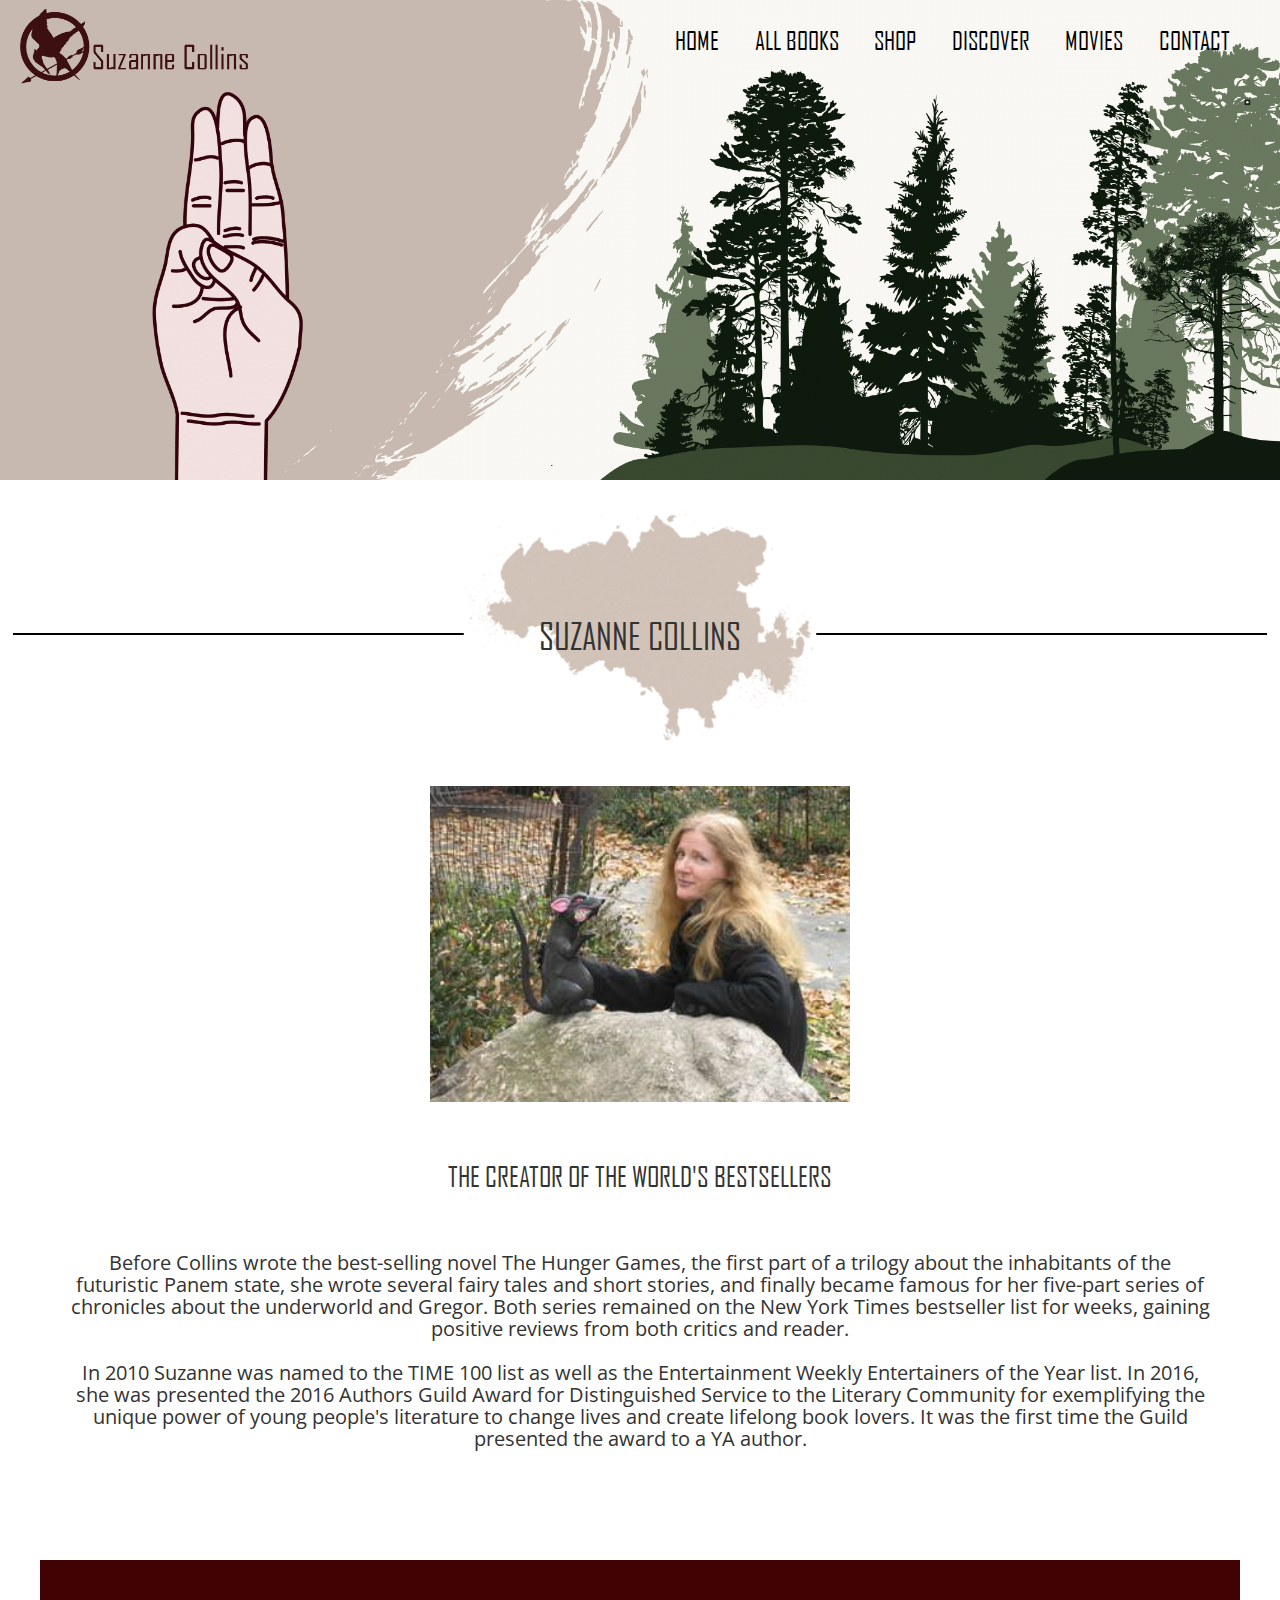
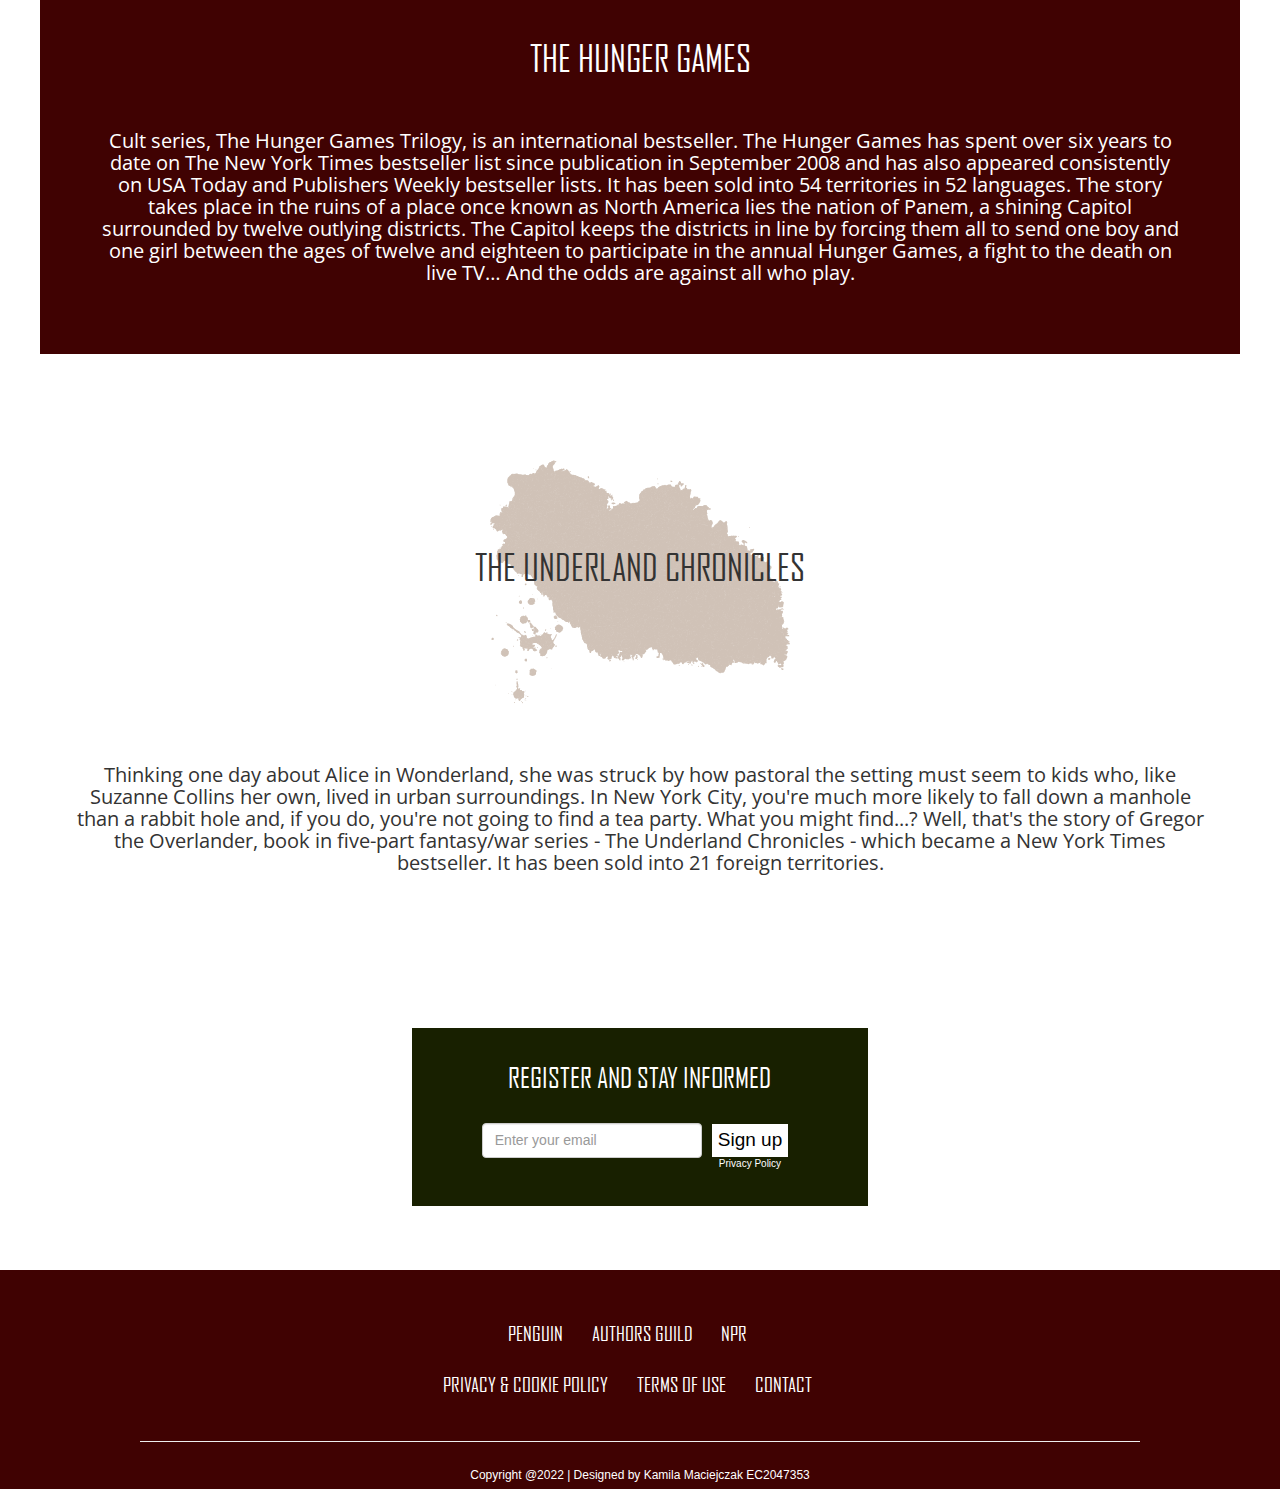
<file: discover.html>
<!DOCTYPE html>
<html lang="en">
<head>
  <meta charset="UTF-8">
  <meta http-equiv="X-UA-Compatible" content="IE=edge">
  <meta name="author" content="Kamila Maciejczak EC2047353">
  <meta name="viewport" content="width=device-width, initial-scale=1.0">
  <title>Suzanne Collins</title>
  <link rel="stylesheet" href="style.css">
  <link rel="stylesheet" href="https://cdnjs.cloudflare.com/ajax/libs/font-awesome/4.7.0/css/font-awesome.min.css">
  <link href='https://maxcdn.bootstrapcdn.com/bootstrap/3.3.0/css/bootstrap.min.css' rel='stylesheet'>
  <script src="https://ajax.googleapis.com/ajax/libs/jquery/3.3.1/jquery.min.js"></script>
  <script src='https://cdnjs.cloudflare.com/ajax/libs/jquery/3.2.1/jquery.min.js'></script>
  <script src='https://cdn.jsdelivr.net/npm/popper.js@1.16.0/dist/umd/popper.min.js'></script>
  <script src='https://maxcdn.bootstrapcdn.com/bootstrap/3.3.0/js/bootstrap.min.js'></script>
</head>
<body>

  <header>
    <div id="navbar" class='my-navbar'>
      <div class='my-navbar-logo'>
        <a href="index.html" class="navbar-logo">
          <img id="logo" src="images/Logo.png" width="280" alt="Suzanne Collins">
        </a>
        <a class="burger" href="javascript:void(0);" onclick='toggleNav()'><i class="fa fa-bars"></i></a>
      </div>
      <div class='my-navbar-buttons'>
        <ul class='my-navbar-buttons-ul' id='my-navbar-buttons-ul'>
          <script> /* script allows to open dropdown menu in the screen size smaller than 920px, and while scroll down, dropdown menu you is toggles back up */
            const navbar = document.getElementById('my-navbar-buttons-ul');
            function toggleNav(){
              navbar.classList.toggle("active");
            }

            document.addEventListener("scroll", () => {
              navbar.classList.remove("active");
            })

          </script>
          <li>
            <a href="index.html">HOME</a>
          </li>
          <li>
            <a href="allbooks.html">ALL BOOKS</a>
          </li>
          <li class="nav-item dropdown">
            <a class="nav-link dropdown-toggle" href="#" id="navbarDropdown1" role="button" data-toggle="dropdown" aria-haspopup="true" aria-expanded="false">SHOP</a>
            <div class="dropdown-menu" aria-labelledby="navbarDropdown1">
              <a class="dropdown-item" target="_blank" href="https://www.booksamillion.com/search?filter=&id=8491904148913&query=Suzanne+Collins">BOOK-A-MILLION</a>
              <a class="dropdown-item" target="_blank" href="https://www.amazon.com/s?k=suzanne+collins&i=stripbooks-intl-ship&crid=2FN7IANCDQBPL&sprefix=suzanne+collins%2Cstripbooks-intl-ship%2C224&ref=nb_sb_ss_ts-doa-p_1_15">AMAZON</a>
              <a class="dropdown-item" target="_blank" href="https://www.scholastic.co.uk/search/search?utf8=%E2%9C%93&search%5Bsite%5D=corporate&search%5Bquery%5D=suzanne+collins&search%5Bregion%5D=uk&log=t">SCHOLASTIC</a>
              <a class="dropdown-item" target="_blank" href="https://www.penguinrandomhouseaudio.com/search/?q=suzanne+collins">LISTENING LIBRARY</a>
              <a class="dropdown-item" target="_blank" href="https://www.indiebound.org/search/book?keys=suzanne+collins">INDIE BOUND</a>
            </div>  
          </li>
          <li class="nav-item dropdown">
            <a class="nav-link dropdown-toggle" href="#" id="navbarDropdown2" role="button" data-toggle="dropdown" aria-haspopup="true" aria-expanded="false">DISCOVER</a>
            <div class="dropdown-menu" aria-labelledby="navbarDropdown2">
              <a class="dropdown-item" href="discover.html#SUZANNECOLLINS">SUZANNE COLLINS</a>
              <a class="dropdown-item" href="discover.html#THEHUNGERGAMES">THE HUNGER GAMES</a>
              <a class="dropdown-item" href="discover.html#THEUNDERLANDCHRONICLES">THE UNDERLAND CHRONICLES</a>
            </div>
          </li>
          <li>
            <a href="movies.html">MOVIES</a>
          </li>
          <li>
            <a href="contact.html">CONTACT</a>
          </li>
        </ul>
      </div>
    </div>
    <div class="main-picture">
      <img class="img-responsive" id="back-picture" src="images/MainPicture2.png" alt="Header Picture">
    </div>
  </header>
  
  <div id='SUZANNECOLLINS' class="home-content">
    <div class="header-author">
      <div class="splatter-text1">
        <img src="images/Splatter1.png" alt="Splatter1" class='splatter-image'>
        <h1 class="title1">SUZANNE COLLINS</h1>
        <hr class='break-line'>
      </div>
    </div>
  </div>

   <div class="about-author">
       <div class="author-container">
           <div class="author-content">
                <div class="author-snd-photo">
                    <img src="images/Profile2.jpg" alt="Suzanne Collins in NY">
                </div>
                <div class="author-title">
                    <h3>THE CREATOR OF THE WORLD'S BESTSELLERS</h3>
                </div>
                <div class="creator-desc">
                    <h4>Before Collins wrote the best-selling novel 
                      The Hunger Games, the first part of a trilogy about 
                      the inhabitants of the futuristic Panem state, she 
                      wrote several fairy tales and short stories, and 
                      finally became famous for her five-part series of 
                      chronicles about the underworld and Gregor. Both 
                      series remained on the New York Times bestseller 
                      list for weeks, gaining positive reviews from both 
                      critics and reader.<br><br>In 2010 Suzanne was named to the 
                      TIME 100 list as well as the Entertainment Weekly 
                      Entertainers of the Year list. In 2016, she was presented 
                      the 2016 Authors Guild Award for Distinguished Service 
                      to the Literary Community for exemplifying the unique 
                      power of young people's literature to change lives and 
                      create lifelong book lovers. It was the first time the 
                      Guild presented the award to a YA author.
                      </h4>
                </div>
            </div>
            <div  id='THEHUNGERGAMES' class="hunger-games-container">
                <div class="hunger-games-content">
                    <div class="hunger-games-title">
                        <h1>THE HUNGER GAMES</h1>
                    </div>
                    <div class="hunger-games-desc">
                        <h4>Cult series, The Hunger Games Trilogy, is an international bestseller. 
                          The Hunger Games has spent over six years to date on The New York Times 
                          bestseller list since publication in September 2008 and has also appeared 
                          consistently on USA Today and Publishers Weekly bestseller lists. It has been 
                          sold into 54 territories in 52 languages. The story takes place in the ruins 
                          of a place once known as North America lies the nation of Panem, a shining 
                          Capitol surrounded by twelve outlying districts. The Capitol keeps the 
                          districts in line by forcing them all to send one boy and one girl between 
                          the ages of twelve and eighteen to participate in the annual Hunger Games, 
                          a fight to the death on live TV… And the odds are against all who play.</h4>
                    </div>
                </div>
            </div>
            <div id="THEUNDERLANDCHRONICLES" class="underland-container">
                <div class="splatter-text2"> 
                    <img src="images/Splatter3.png" alt="Splatter2">
                    <h1 class="title2">THE UNDERLAND CHRONICLES</h1>
                </div>
                <div class="underland-desc">
                    <h4>Thinking one day about Alice in Wonderland, she was struck by how pastoral 
                      the setting must seem to kids who, like Suzanne Collins her own, lived in urban 
                      surroundings. In New York City, you're much more likely to fall down a manhole 
                      than a rabbit hole and, if you do, you're not going to find a tea party. What 
                      you might find...? Well, that's the story of Gregor the Overlander, book in 
                      five-part fantasy/war series - The Underland Chronicles - which became a New York 
                      Times bestseller.  It has been sold into 21 foreign territories.</h4>
                </div>
            </div>
       </div>
   </div>

     <div class="newsletter">
    <div class="register">
      <div class="reg-title">
        <h3>REGISTER AND STAY INFORMED</h3>
      </div>
      <form id="newsletter-form" class="newsletter-frm" name="signup" method="POST" data-netlify="true">
        <div class="group-form">
          <div class="news-form">
            <label for="email" aria-label="Email" class="visuallyhidden" >Email</label>
              <input name="email" title="Provide email for newsletter" type="text" value="" class="form-control form-control-lg" placeholder="Enter your email" id="email">
          </div>
          <div class="policy-button">
            <button type="submit">Sign up</button>
            <a class="policy" target="blank" href="https://www.privacypolicygenerator.info/live.php?token=9iriLsSddzYQo9Kr7aWpAJOGqQGmtf3W">Privacy Policy</a>
          </div>
        </div>
      </form>
    </div>
  </div>

  <footer>
    <div class="footer">
      <div class="support-links">
        <div class="links">
          <a target="blank" href="https://www.penguin.com/">PENGUIN</a>
          <a target="blank" href="https://www.authorsguild.org/">AUTHORS GUILD</a>
          <a target="blank" href="https://www.npr.org/2020/05/19/858059553/the-ballad-of-songbirds-and-snakes-is-a-lackluster-prequel-to-the-hunger-games">NPR</a>
        </div>
      </div>
      <div class="legal-links">
        <div class="links">
          <a target="blank" href="https://www.privacypolicygenerator.info/live.php?token=9iriLsSddzYQo9Kr7aWpAJOGqQGmtf3W">PRIVACY & COOKIE POLICY</a>
          <a target="blank" href="https://www.termsandconditionsgenerator.com/live.php?token=mxzLtYnW6wZmAhceKQeQLOtnihBbTjW3">TERMS OF USE</a>
          <a href="contact.html">CONTACT</a>
        </div>
      </div>
      <hr class="break-line2">
      <div class="copyright">
        <p class="text-center">Copyright @2022 | Designed by Kamila Maciejczak EC2047353</p>
      </div>
    </div>
  </footer>
  
</body>
</html>
</file>
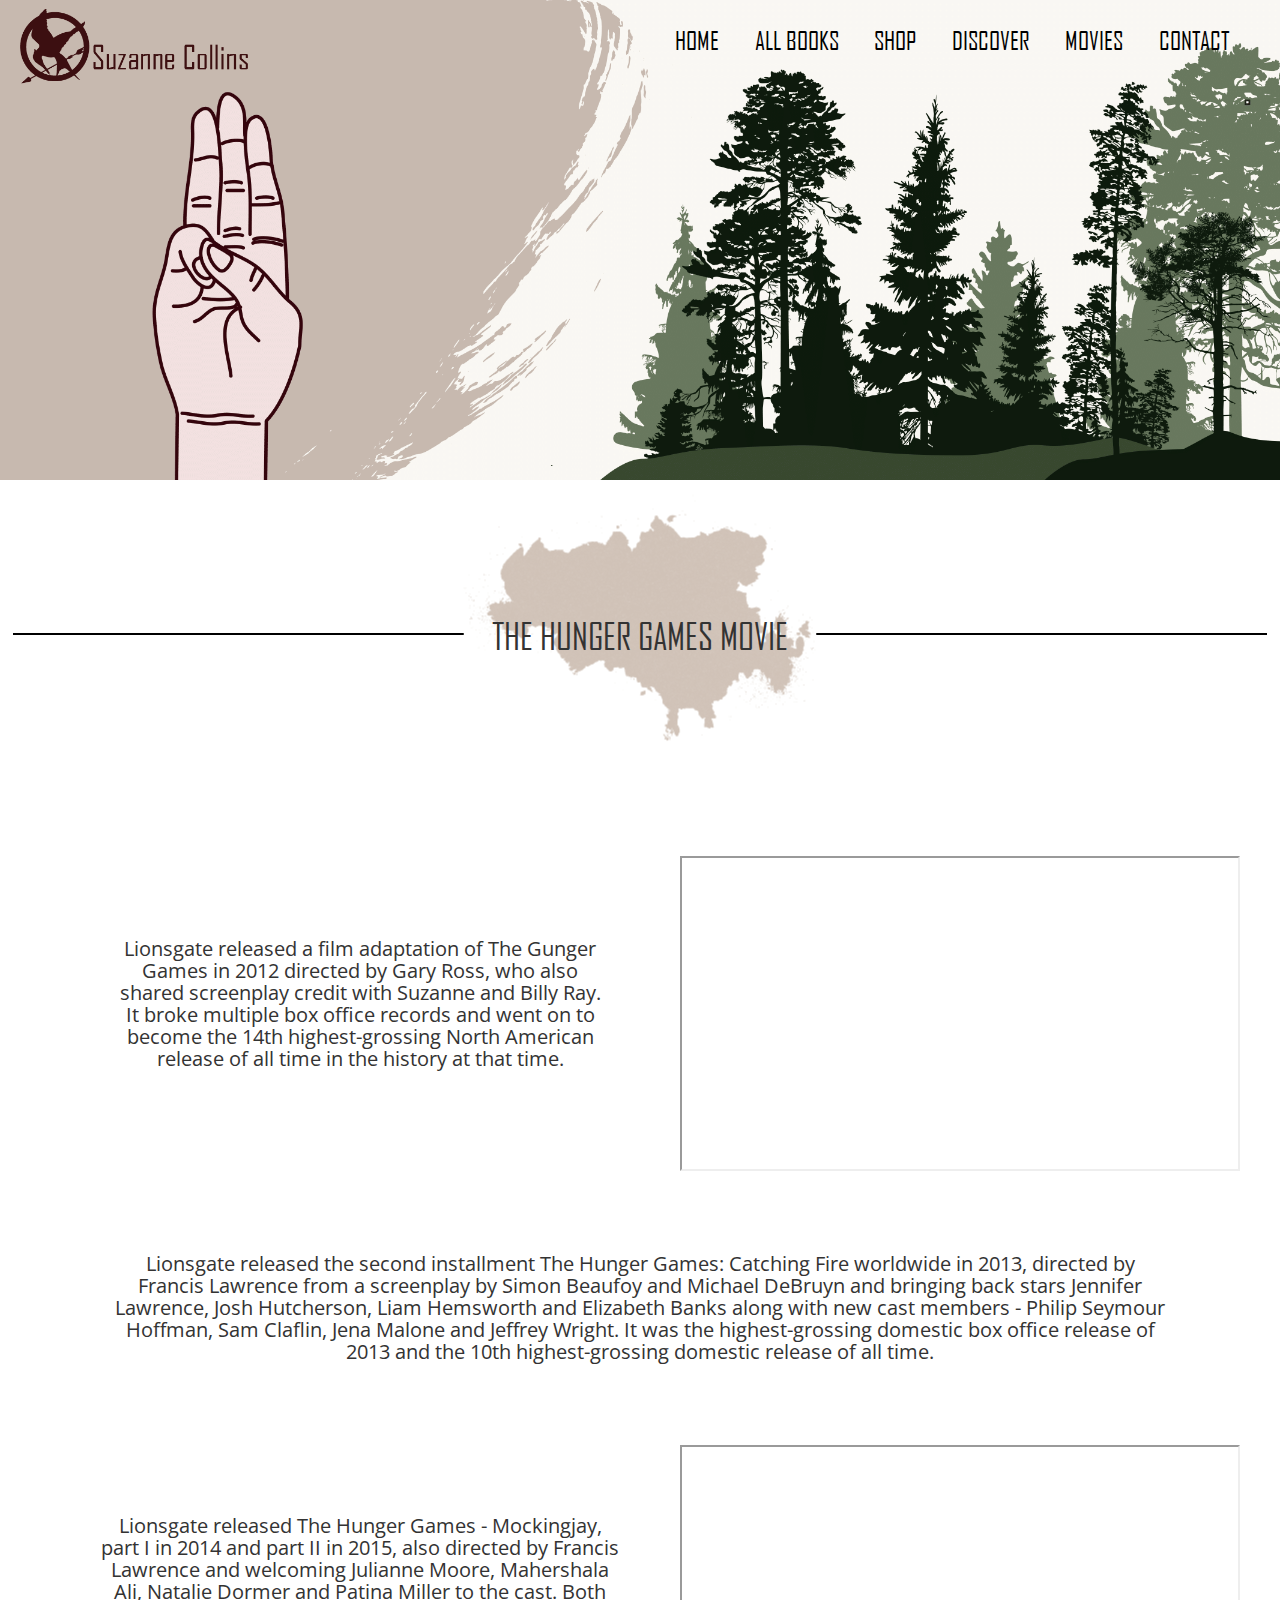
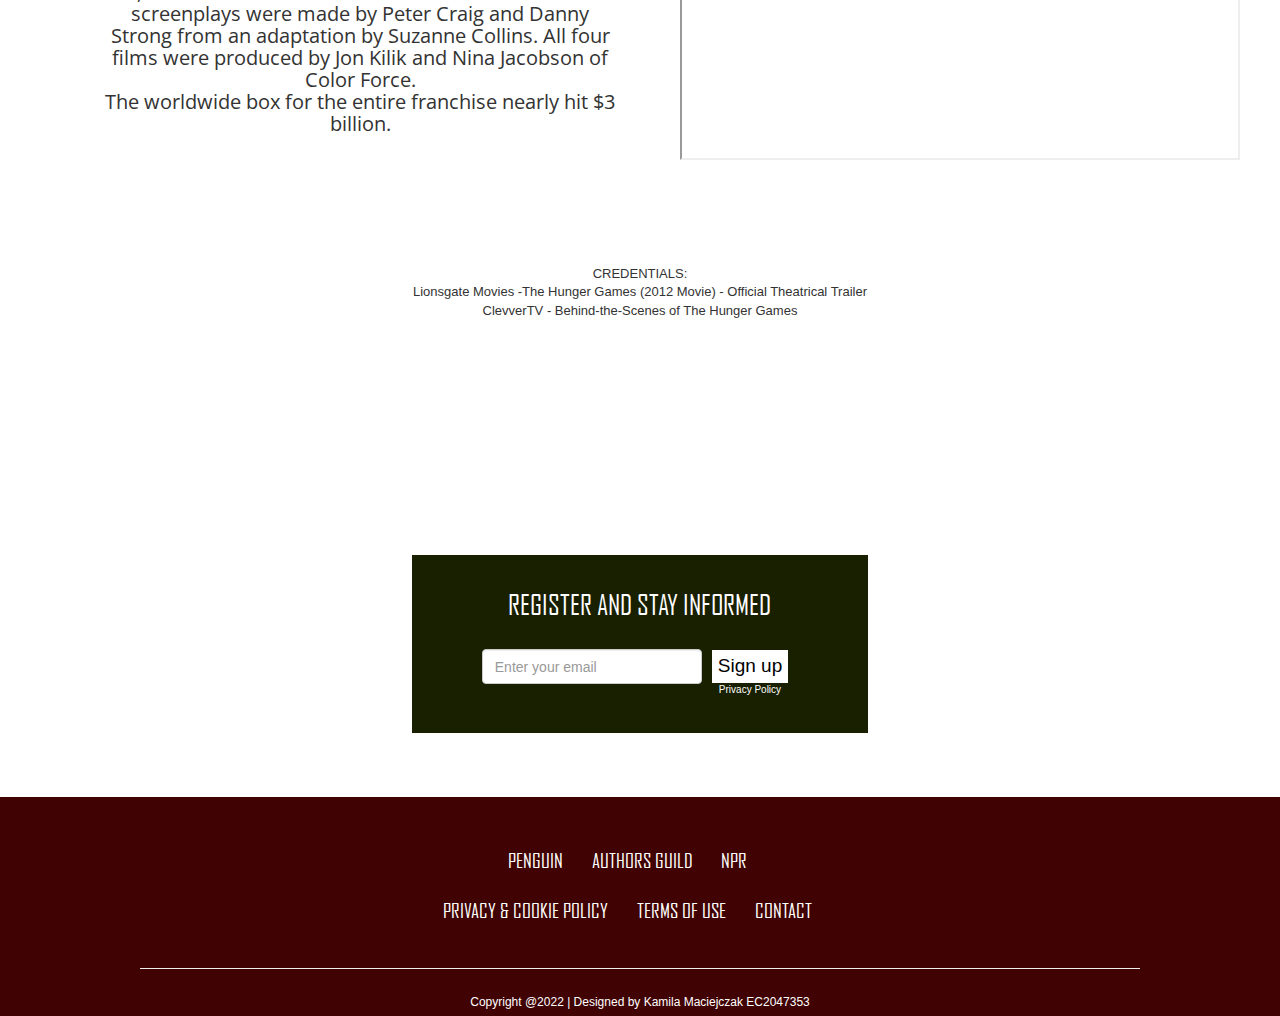
<file: movies.html>
<!DOCTYPE html>
<html lang="en">
<head>
  <meta charset="UTF-8">
  <meta http-equiv="X-UA-Compatible" content="IE=edge">
  <meta name="author" content="Kamila Maciejczak EC2047353">
  <meta name="viewport" content="width=device-width, initial-scale=1.0">
  <title>Suzanne Collins</title>
  <link rel="stylesheet" href="style.css">
  <link rel="stylesheet" href="https://cdnjs.cloudflare.com/ajax/libs/font-awesome/4.7.0/css/font-awesome.min.css">
  <link href='https://maxcdn.bootstrapcdn.com/bootstrap/3.3.0/css/bootstrap.min.css' rel='stylesheet'>
  <script src="https://ajax.googleapis.com/ajax/libs/jquery/3.3.1/jquery.min.js"></script>
  <script src='https://cdnjs.cloudflare.com/ajax/libs/jquery/3.2.1/jquery.min.js'></script>
  <script src='https://cdn.jsdelivr.net/npm/popper.js@1.16.0/dist/umd/popper.min.js'></script>
  <script src='https://maxcdn.bootstrapcdn.com/bootstrap/3.3.0/js/bootstrap.min.js'></script>
</head>
<body>

  <header>
    <div id="navbar" class='my-navbar'>
      <div class='my-navbar-logo'>
        <a href="index.html" class="navbar-logo">
          <img id="logo" src="images/Logo.png" width="280" alt="Suzanne Collins">
        </a>
        <a class="burger" href="javascript:void(0);" onclick='toggleNav()'><i class="fa fa-bars"></i></a>
      </div>
      <div class='my-navbar-buttons'>
        <ul class='my-navbar-buttons-ul' id='my-navbar-buttons-ul'>
          <script> /* script allows to open dropdown menu in the screen size smaller than 920px, and while scroll down, dropdown menu you is toggles back up */
            const navbar = document.getElementById('my-navbar-buttons-ul');
            function toggleNav(){
              navbar.classList.toggle("active");
            }

            document.addEventListener("scroll", () => {
              navbar.classList.remove("active");
            })

          </script>
          <li>
            <a href="index.html">HOME</a>
          </li>
          <li>
            <a href="allbooks.html">ALL BOOKS</a>
          </li>
          <li class="nav-item dropdown">
            <a class="nav-link dropdown-toggle" href="#" id="navbarDropdown1" role="button" data-toggle="dropdown" aria-haspopup="true" aria-expanded="false">SHOP</a>
            <div class="dropdown-menu" aria-labelledby="navbarDropdown1">
              <a class="dropdown-item" target="_blank" href="https://www.booksamillion.com/search?filter=&id=8491904148913&query=Suzanne+Collins">BOOK-A-MILLION</a>
              <a class="dropdown-item" target="_blank" href="https://www.amazon.com/s?k=suzanne+collins&i=stripbooks-intl-ship&crid=2FN7IANCDQBPL&sprefix=suzanne+collins%2Cstripbooks-intl-ship%2C224&ref=nb_sb_ss_ts-doa-p_1_15">AMAZON</a>
              <a class="dropdown-item" target="_blank" href="https://www.scholastic.co.uk/search/search?utf8=%E2%9C%93&search%5Bsite%5D=corporate&search%5Bquery%5D=suzanne+collins&search%5Bregion%5D=uk&log=t">SCHOLASTIC</a>
              <a class="dropdown-item" target="_blank" href="https://www.penguinrandomhouseaudio.com/search/?q=suzanne+collins">LISTENING LIBRARY</a>
              <a class="dropdown-item" target="_blank" href="https://www.indiebound.org/search/book?keys=suzanne+collins">INDIE BOUND</a>
            </div>  
          </li>
          <li class="nav-item dropdown">
            <a class="nav-link dropdown-toggle" href="#" id="navbarDropdown2" role="button" data-toggle="dropdown" aria-haspopup="true" aria-expanded="false">DISCOVER</a>
            <div class="dropdown-menu" aria-labelledby="navbarDropdown2">
              <a class="dropdown-item" href="discover.html#SUZANNECOLLINS">SUZANNE COLLINS</a>
              <a class="dropdown-item" href="discover.html#THEHUNGERGAMES">THE HUNGER GAMES</a>
              <a class="dropdown-item" href="discover.html#THEUNDERLANDCHRONICLES">THE UNDERLAND CHRONICLES</a>
            </div>
          </li>
          <li>
            <a href="movies.html">MOVIES</a>
          </li>
          <li>
            <a href="contact.html">CONTACT</a>
          </li>
        </ul>
      </div>
    </div>
    <div class="main-picture">
      <img class="img-responsive" id="back-picture" src="images/MainPicture2.png" alt="Header Picture">
    </div>
  </header>

  <div class="home-content">
    <div class="header-author">
      <div class="splatter-text1">
        <img src="images/Splatter1.png" alt="Splatter1" class='splatter-image'>
        <h1 class="title1">THE HUNGER GAMES MOVIE</h1>
        <hr class='break-line'>
      </div>
    </div>
  </div>

  <div class="movie-container">
      <div class="movie-content">
          <div class="hg-trailer-content">
              <div class="hg-movie-desc1">
                  <h4>Lionsgate released a film adaptation of The Gunger Games in
                    2012 directed by Gary Ross, who also shared screenplay credit with Suzanne 
                    and Billy Ray. It broke multiple box office records and went on to become 
                    the 14th highest-grossing North American release of all time in the history 
                    at that time. </h4>
              </div>
              <div class="hg-trailer">
                <iframe src="https://www.youtube-nocookie.com/embed/mfmrPu43DF8" title="YouTube video player" allow="accelerometer; autoplay; clipboard-write; encrypted-media; gyroscope; picture-in-picture" allowfullscreen></iframe>
              </div>
          </div>
          <div class="hg-movie-desc2">
              <h4>Lionsgate released the second installment The Hunger Games: Catching Fire
                worldwide in 2013, directed by Francis Lawrence from a screenplay 
                by Simon Beaufoy and Michael DeBruyn and bringing back stars Jennifer Lawrence, 
                Josh Hutcherson, Liam Hemsworth and Elizabeth Banks along with 
                new cast members - Philip Seymour Hoffman, Sam Claflin, Jena Malone and Jeffrey 
                Wright. It was the highest-grossing domestic box office release of 2013 and the 
                10th highest-grossing domestic release of all time. </h4>
          </div>
          <div class="hg-bs-content">
            <div class="hg-bs-desc">
                <h4>Lionsgate released The Hunger Games - Mockingjay, part I in 2014 
                  and part II in 2015, also directed by Francis Lawrence and welcoming Julianne Moore, 
                  Mahershala Ali, Natalie Dormer and Patina Miller to the cast. Both screenplays were 
                  made by Peter Craig and Danny Strong from an adaptation by Suzanne Collins. All four films 
                  were produced by Jon Kilik and Nina Jacobson of Color Force.<br>The worldwide box for the 
                  entire franchise nearly hit $3 billion.</h4>
            </div>
            <div class="hg-bs">
                <iframe src="https://www.youtube-nocookie.com/embed/jxmsEHovVFg" title="YouTube video player" allow="accelerometer; autoplay; clipboard-write; encrypted-media; gyroscope; picture-in-picture" allowfullscreen></iframe>
            </div>
        </div>
        <div class="credentials">
          <p>CREDENTIALS:<br>Lionsgate Movies -The Hunger Games (2012 Movie) - Official Theatrical 
            Trailer<br>ClevverTV - Behind-the-Scenes of The Hunger Games</p>
        </div>
      </div>
  </div>

    <div class="newsletter">
    <div class="register">
      <div class="reg-title">
        <h3>REGISTER AND STAY INFORMED</h3>
      </div>
      <form id="newsletter-form" class="newsletter-frm" name="signup" method="POST" data-netlify="true">
        <div class="group-form">
          <div class="news-form">
            <label for="email" aria-label="Email" class="visuallyhidden" >Email</label>
              <input name="email" title="Provide email for newsletter" type="text" value="" class="form-control form-control-lg" placeholder="Enter your email" id="email">
          </div>
          <div class="policy-button">
            <button type="submit">Sign up</button>
            <a class="policy" target="blank" href="https://www.privacypolicygenerator.info/live.php?token=9iriLsSddzYQo9Kr7aWpAJOGqQGmtf3W">Privacy Policy</a>
          </div>
        </div>
      </form>
    </div>
  </div>

  <footer>
    <div class="footer">
      <div class="support-links">
        <div class="links">
          <a target="blank" href="https://www.penguin.com/">PENGUIN</a>
          <a target="blank" href="https://www.authorsguild.org/">AUTHORS GUILD</a>
          <a target="blank" href="https://www.npr.org/2020/05/19/858059553/the-ballad-of-songbirds-and-snakes-is-a-lackluster-prequel-to-the-hunger-games">NPR</a>
        </div>
      </div>
      <div class="legal-links">
        <div class="links">
          <a target="blank" href="https://www.privacypolicygenerator.info/live.php?token=9iriLsSddzYQo9Kr7aWpAJOGqQGmtf3W">PRIVACY & COOKIE POLICY</a>
          <a target="blank" href="https://www.termsandconditionsgenerator.com/live.php?token=mxzLtYnW6wZmAhceKQeQLOtnihBbTjW3">TERMS OF USE</a>
          <a href="contact.html">CONTACT</a>
        </div>
      </div>
      <hr class="break-line2">
      <div class="copyright">
        <p class="text-center">Copyright @2022 | Designed by Kamila Maciejczak EC2047353</p>
      </div>
    </div>
  </footer>
  
</body>
</html>
</file>
<file: style.css>
*{
  box-sizing: border-box;
}

html, body {
  scroll-behavior: smooth;
  margin: 0;
  height: 100%;
  width: 100%;
}

@font-face {
  font-family: 'AgencyFB';
  font-style: normal;
  font-weight: normal;
  src: local('AgencyFB_Regular'), url(AgencyFB_Regular.ttf)
}

@font-face {
  font-family: 'OpenSans';
  font-style: normal;
  font-weight: normal;
  src: local('OpenSans-Regular'), url(OpenSans-Regular.ttf);
}

h1 {
  font-family: 'AgencyFB' !important;
  font-size: 22px;
}

h2 {
  font-family: 'OpenSans' !important;
  font-size: 25px !important;
}

h3 {
  font-family: 'AgencyFB' !important;
  font-size: 28px !important;
}

h4 {
  font-family: 'OpenSans' !important;
  font-size: 20px !important;
}

h5 {
  font-family: 'OpenSans' !important;
  font-size: 18px !important;
}

h6 {
  font-family: 'AgencyFB' !important;
  font-size: 22px !important;
}

.main-picture img {
  width: 100%;
  height: auto;
}
.my-navbar{
  display: flex;
  justify-content: center;
  align-items: center;
  position: absolute;
  width: 100%;
}

.my-navbar-logo{
  display: inline-block;
  width: 50%;
}

.my-navbar-buttons{
  padding-right: 15px;
  display: inline-block;
  width: 50%;
  text-decoration: none;
}

.my-navbar-buttons-ul{
  display: flex;
  justify-content: space-evenly;
  width: 100%;
  padding-left: 0;
  text-decoration: none;
}

.my-navbar-buttons ul li{
  display: inline-block;
  font-size: 25px;
  text-decoration: none;
}

.my-navbar-buttons ul li a{
  font-family: 'AgencyFB';
  color: black;
  text-decoration: none;
}

.burger{
  position: absolute;
  top: 30px;
  right: 20px;
  font-size: 25px;
  color: black;
  display: none;
}

.burger:hover, .burger:visited, .burger:active, .burger:focus{
  color: black;
}

.navbar-logo img{
  height: auto;
  padding: 9px 20px;
}

ul {
    list-style-type: none;
}

.dropdown-item {
  font-family: 'AgencyFB';
  color: black;
  text-decoration: none;
  font-size: 25px;
}

.dropdown-item:hover {
  color: #182000;
  display: block;
  text-decoration: none;
}

.dropdown-item:after {
    content: '';
    display: block;
    border-bottom: 2px solid #182000;
    transform: scaleX(0);
    transition: .2s ease-in-out;
}

.dropdown-item:hover:after {
    transform: scaleX(1);
}

.my-navbar-buttons-ul li:after {
    content: '';
    display: block;
    border-bottom: 2px solid #182000;
    transform: scaleX(0);
    transition: .2s ease-in-out;
}

.my-navbar-buttons li:hover:after {
    transform: scaleX(1);
}

.home-content {
    justify-content: center;
    padding: 1%;
}

.splatter-text1 {
    position: relative;
    text-align: center;
    width: 100%;
    height: 250px;
}

.title1 {
  position: absolute;
  top: 50%;
  left: 50%;
  z-index: 3;
  transform: translate(-50%, -50%);
}
.splatter-image {
  position: absolute;
  top: 50%;
  left: 50%;
  z-index: 2;
  transform: translate(-50%, -50%);
  background-color: white;
}
.break-line {
  position: absolute;
  width: 100%;
  z-index: 1;
  top: 48%;
  border-top: 2px solid black;
}

.main-author-container {
  display: flex;
  justify-content: center;
  align-items: center;
  width: 100%;
  padding: 50px 0;
}

.main-author {
  width: 1000px;
  display: flex;
  justify-content:center;
  align-items: center;
}

.author-photo {
  display: flex;
  align-content: center;
  justify-content: center;
}

.author-photo img {
  max-height: 600px;
  margin: 20px;
}

.author-desc {
  padding: 0 10%;
  font-size: 20px;
}

.splatter-text2 {
    position: relative;
    text-align: center;
    padding: 3%;
    height: 250px;
    margin-bottom: 80px;
    margin-top: 70px;
}

.title2 {
    position: absolute;
    top: 50%;
    left: 50%;
    transform: translate(-50%, -50%);
}

.books-select {
    justify-content: center;
    display: flex;
    padding: 3%;
    overflow: hidden;
}

.book {
    display: block;
    justify-content: space-evenly;
    text-align: center;
}

.book img {
    width: 200px;
    height: 75%;
    margin-right: 20px;
    margin-left: 20px;
}

.caption {
    display: block;
    text-align: center;
    font-family: 'OpenSans' !important;
    font-size: 25px !important;
    padding-top: 10px;
}

.newsletter {
    display: flex;
    justify-content: center;
    padding-top: 5%;
    padding-bottom: 5%;
}

.register {
    display: block;
    background-color: #182000;
    color: #ffffff;
    text-align: center;
    padding-left: 60px;
    padding-right: 60px;
    padding-top: 15px;
    padding-bottom: 15px;
}

.reg-title h3 {
    display: flex;
    justify-content: center;
    color: #ffffff;
    font-family: 'AgencyFB';
    font-size: 35px;
}

.news-form input{
    height: 35px;
    min-width: 220px;
    display: flex;
    background-color: #ffffff;
    margin-top: 19px;
}

.group-form {
    justify-content: center;
    display: flex;
    max-width: 100%;
    margin: 10px
}

.visuallyhidden {
  border: 0;
  clip: rect(0 0 0 0);
  height: 1px;
  margin: -1px;
  overflow: hidden;
  padding: 0;
  position: absolute;
  width: 1px;
}

.policy-button {
    display: block;
    margin: 10px;
}

.policy-button button{
    display:block;
    height: 33px;
    width: auto;
    border: none;
    color: #000000;
    background-color: #ffffff;
    margin-top: 10px;
    font-size: 19px;
}

.policy-button button:after {
  content: '';
  display: block;
  border-bottom: 2px solid #ffffff;
  transform: scaleX(0);
  transition: .2s ease-in-out;
}

.policy-button button:hover:after {
  transform: scaleX(1);
}

.policy-button button:hover {
  background-color: #400202;
  color: #ffffff;
}

.policy-button a{
    display:block;
    color: #ffffff;
    font-size: 10px;
}

.policy-button a:hover {
    text-decoration: none;
    color: #ffffff;
}

.footer {
  background-color: #400202;
  color: #ffffff;
  padding-top: 50px;
}

.support-links {
  display: flex;
  justify-content: center;

}

.legal-links {
  display: flex;
  justify-content: center;
  font-family: 'AgencyFB';
  font-size: 20px;
  color: #ffffff;
  text-decoration: none;
}

.links a {
  font-family: 'AgencyFB';
  font-size: 20px;
  color: #ffffff;
  text-decoration: none;
  display: inline-block;
  padding-left: 0;
  padding-right: 25px;
  padding-bottom: 20px;
  justify-content: center;
}

.links a:hover {
  text-decoration: none;
  color: #ffffff;
}

.links a:after {
  content: '';
  display: block;
  border-bottom: 2px solid #ffffff;
  transform: scaleX(0);
  transition: .2s ease-in-out;
}

.links a:hover:after {
  transform: scaleX(1);
}

.break-line2 {
  width: 1000px;
}

.copyright p {
  color: #ffffff;
  text-decoration: none;
  font-size: 12px;
  text-align: center;
  padding: 5px;
}

.copyright a {
  color: #ffffff;
  text-decoration: none;
}

.copyright a:hover {
  color: #ffffff;
  text-decoration: none;
}

.book-container {
  display: flex;
  justify-content: center;
  width: 100%;
  padding: 30px;
}

.snd-book-container {
  display: block;
  justify-content: space-around;
  max-width: 1200px;
  width: 100%;
}

.book-variety {
  max-width: 1200px;
  justify-content: center;
  display: flex;
}

.book-photo img {
  max-width: 200px;
  display: inline-block;
  justify-content: space-between;
  padding: 25px;
}

.book-set {
  display: inline-block;
  justify-content: space-between;
  padding: 30px;
}

.book-title {
  display: block;
  justify-content: left;
}

.book-desc {
  display: block;
  justify-content: left;
}

.about-author {
  display: flex;
  justify-content: center;
  width: 100%;
}

.author-container {
  display: block;
  justify-content: space-around;
  max-width: 1200px;
  width: 100%;
}

.author-content {
  display: block;
  justify-content: center;
}

.author-snd-photo {
  display: flex;
  justify-content: center;
  margin: 30px;
}

.author-snd-photo img {
  min-width: 420px;
}

.author-title {
  display: flex;
  justify-content: center;
  padding: 10px;
  text-align: center;
}

.creator-desc {
  display: flex;
  justify-content: center;
  text-align: center;
  padding: 30px;
  margin-bottom: 70px;
}

.hunger-games-container {
  display: block;
  justify-content: center;
  background-color: #400202;
  padding: 30px;
}

.hunger-games-content {
  display: block;
  justify-content: center;
  padding: 30px;
}

.hunger-games-title {
  display: flex;
  justify-content: center;
  margin-bottom: 30px;
  color: #ffffff;
  text-align: center;
}

.hunger-games-desc {
  display: flex;
  justify-content: center;
  color: #ffffff;
  text-align: center;
}

.underland-desc {
  display: flex;
  justify-content: center;
  text-align: center;
  margin-bottom: 50px;
  padding-left: 30px;
  padding-right: 30px;
  padding-bottom: 30px;
}

.movie-container {
  display: flex;
  justify-content: center;
  width: 100%;
  margin-top: 70px;
  margin-bottom: 70px;
  padding: 30px;
}

.movie-content {
  display: block;
  justify-content: center;
  max-width: 1200px;
  width: 100%;
}

.hg-trailer-content {
  display: flex;
  justify-content: center;
}

.hg-movie-desc1 {
  display: flex;
  justify-content: center;
  text-align: center;
  padding: 6%;
}

.hg-trailer {
  display: flex;
  justify-content: center;
}

.hg-trailer iframe {
  width: 560px;
  height: 315px;
}

.hg-movie-desc2 {
  display: block;
  justify-content: center;
  text-align: center;
  padding: 6%;
}

.hg-bs-content {
  display: flex;
  justify-content: center;
}
.hg-bs-desc {
  display: flex;
  justify-content: center;
  text-align: center;
  padding: 5%;
}

.hg-bs {
  display: flex;
  justify-content: center;
}

.hg-bs iframe {
  width: 560px;
  height: 315px;
}

.credentials {
  display: block;
  justify-content: center;
  padding: 5%;
  text-align: center;
}

.credentials p {
  font-size: 13px;
}

.contact-container {
  display: flex;
  justify-content: center;
  width: 100%;
}

.contact-form {
  display: block;
  justify-content: center;
  max-width: 1200px;
  width: 100%;
}

.form-title {
  display: flex;
  justify-content: center;
}

.form-details {
  display: flex;
  justify-content: center;
}
.form-name {
  display: inline-block;
  justify-content: space-around;
  padding: 20px;
  margin-top: 50px;
}

.name-info {
  display: block;
  justify-content: center;
}

.name-info label {
  font-family: 'AgencyFB' !important;
  font-size: 22px !important;
}

.clear-field-name input{
  display: block;
  justify-content: center;
  width: 400px;
  height: 40px;
  background-color: lightgray;
  border: none;
}

.form-email {
  display: inline-block;
  justify-content: space-around;
  padding: 20px;
  margin-top: 50px;
}

.email-info {
  display: block;
  justify-content: center;
}

.email-info label {
  font-family: 'AgencyFB' !important;
  font-size: 22px !important;
}

.clear-field-email input {
  display: block;
  justify-content: center;
  width: 400px;
  height: 40px;
  background-color: lightgray;
  border: none;
}

.form-subject {
  display: block;
  justify-content: center;
  width: 100%;
}

.subject-info {
  display: flex;
  justify-content: center;
  margin-top: 50px;
}

.subject-info label {
  font-family: 'AgencyFB' !important;
  font-size: 22px !important;
}

.text-area {
  display: flex;
  justify-content: center;
  width: 100%;
}

.text-area textarea {
  width: 840px;
  height: 400px;
  background-color: lightgray;
  border: none;
}

.form-button {
  display: flex;
  justify-content: center;
}

.form-button button{
  height: 50px;
  width: auto;
  border: none;
  color: #ffffff;
  background-color: #400202;
  margin-top: 60px;
  font-size: 25px;
  padding-top: 7px;
  padding-bottom: 7px;
  padding-left: 17px;
  padding-right: 17px;
}

.form-button button:after {
  content: '';
  display: block;
  border-bottom: 2px solid #ffffff;
  transform: scaleX(0);
  transition: .2s ease-in-out;
}

.form-button button:hover:after {
  transform: scaleX(1);
}

@media(max-width: 920px) {
    .my-navbar-buttons-ul{
      width: 100%;
      background-color: white;
      position: absolute;
      z-index: 4;
      top: 0;
      right: 0;
      display: none;
      flex-direction: column;
      align-items: center;
    }

    .my-navbar-buttons ul li{
      display: flex;
      flex-direction: column;
      text-align: center;
    }
  
    .active{
      display: flex;
    }

    .burger{
      display: block;
    }

    .dropdown-menu{
      position: relative !important;
      text-align: center !important;
      font-size: 25px !important;
      padding: 0 30px !important;
      display: block;
    }
    .my-navbar-logo img{
      width: 250px;
    }

    .book img {
      width: 170px;
      height: 55%;
    }

    .caption {
      font-size: 18px;
      margin-bottom: 35px;
      text-align: center;
    }

    .main-author {
      flex-direction: column;
    }

    .author-desc {
      text-align: center;
    }

    .book-container {
      display: block;
      justify-content: center;
    }

    .snd-book-container {
      display: block;
      justify-content: center;
    }

    .book-variety {
      justify-content: center;
      display: block;
    }
    
    .book-photo {
      display: flex;
      justify-content: center;
    }

    .book-set {
      display: block;
      justify-content: center;
    }

    .book-title {
      display: flex;
      justify-content: center;
      text-align: center;
    }

    .book-desc {
      display: block;
      justify-content: center;
      text-align: center;
    }

    .movie-container {
      display: block;
      justify-content: center;
      padding: 30px;
    }

    .movie-content {
      display: block;
      justify-content: center;
    }

    .hg-trailer-content {
      display: block;
      justify-content: center;
    }

    .hg-movie-desc1 {
      display: block;
      justify-content: center;
    }

    .hg-trailer {
      display: flex;
      justify-content: center;
    }

    .hg-movie-desc2 {
      display: block;
      justify-content: center;
    }

    .hg-bs-content {
      display: block;
      justify-content: center;
    }

    .hg-bs-desc {
      display: block;
      justify-content: center;
    }

    .hg-bs {
      display: flex;
      justify-content: center;
    }

    .contact-container {
      display: block;
      justify-content: center;
      padding: 30px;
    }

    .contact-form {
      display: block;
      justify-content: center;
    }
    .form-title {
      display: block;
      justify-content: center;
      text-align: center;
    }

    .form-details {
      display: block;
    }

    .form-name {
      display: block;
    }

    .name-info {
      display: block;
    }

    .clear-field-name input {
      display: block;
      width: 100%;
    }

    .form-email {
      display: block;
    }

    .email-info {
      display: block;
    }

    .clear-field-email input {
      display: block;
      width: 100%;
    }

    .form-subject {
      display: block;
      padding: 20px;
    }

    .subject-info {
      display: block;
    }

    .text-area {
      display: block;
    }

    .text-area textarea {
      width: 100%;
      height: 200px;
    }

}


@media(max-width: 1200px) {
    .books-select {
      display: block;
    }
  }
</file>
